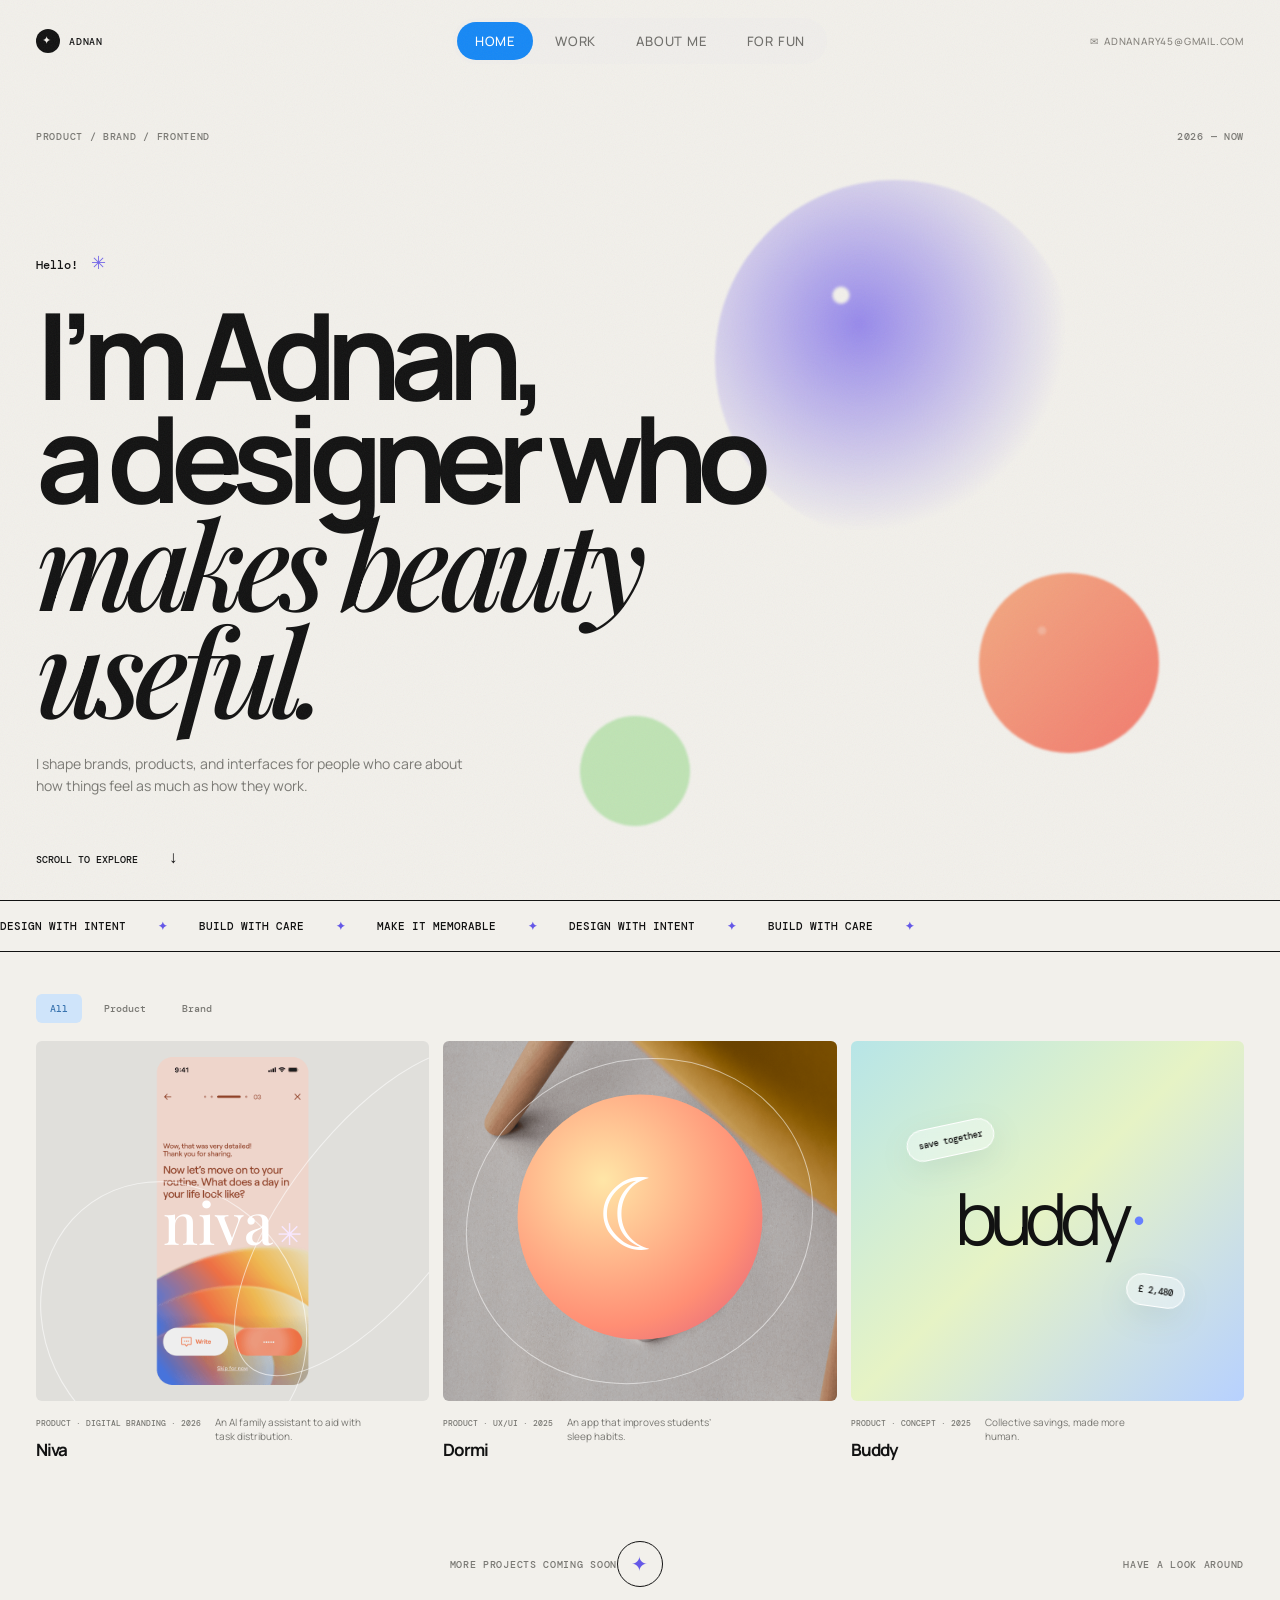
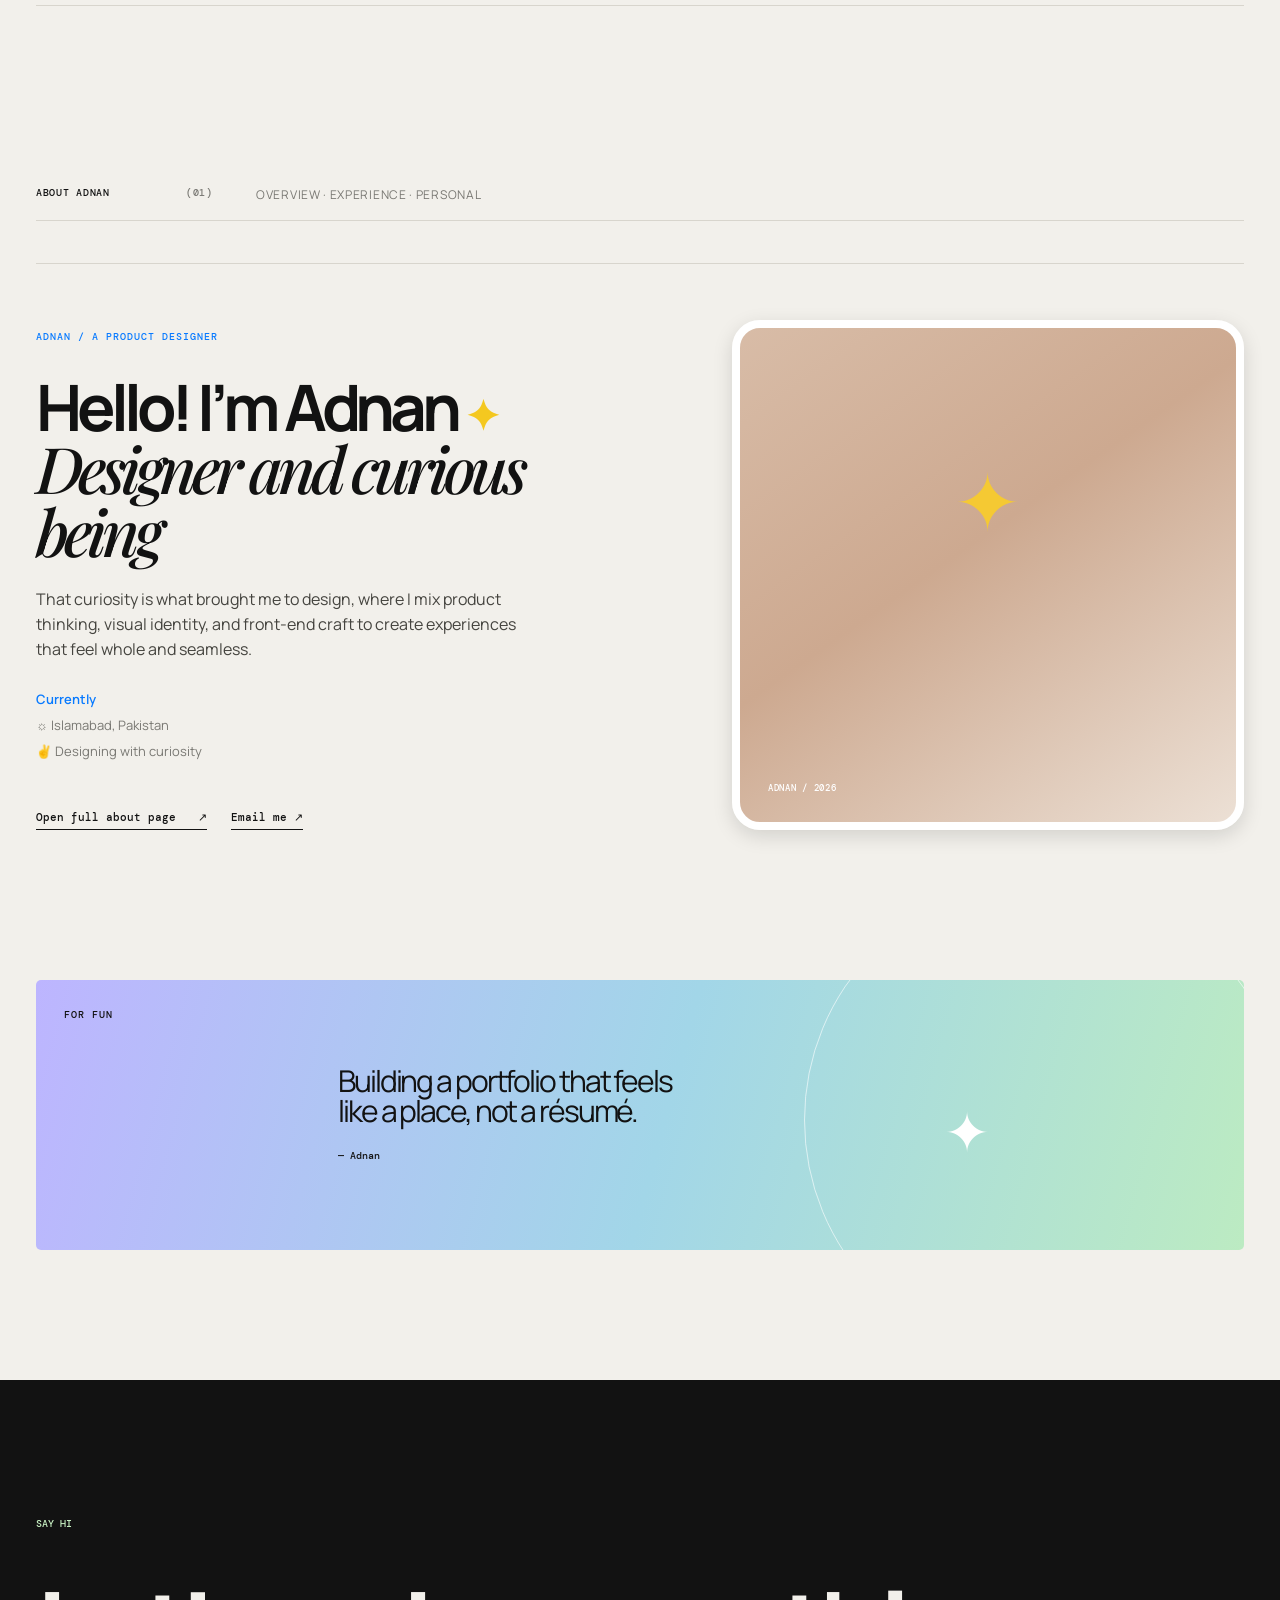
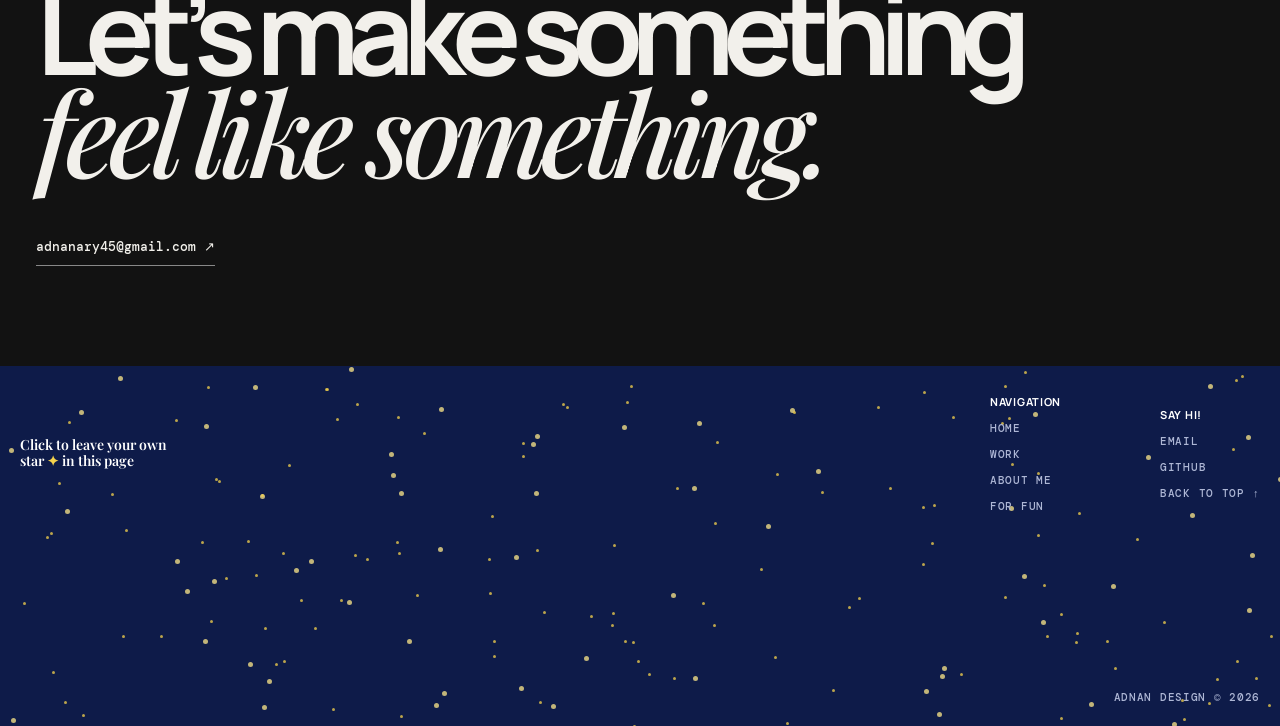
<file: index.html>
<!doctype html>
<html lang="en">
  <head>
    <meta charset="UTF-8" />
    <meta name="viewport" content="width=device-width, initial-scale=1.0" />
    <meta
      name="description"
      content="Adnan — product designer and creative developer making digital experiences with clarity, warmth, and motion."
    />
    <title>Adnan — Product designer & creative developer</title>
    <link rel="preconnect" href="https://fonts.googleapis.com" />
    <link rel="preconnect" href="https://fonts.gstatic.com" crossorigin />
    <link
      href="https://fonts.googleapis.com/css2?family=DM+Mono:wght@400;500&family=Manrope:wght@400;500;600;700;800&family=Playfair+Display:ital,wght@0,500;1,500;1,600&display=swap"
      rel="stylesheet"
    />
    <link rel="stylesheet" href="styles.css" />
    <link rel="stylesheet" href="grid-overrides.css" />
    <link rel="stylesheet" href="grid-tweak.css" />
    <link rel="stylesheet" href="header-tweak.css" />
    <link rel="stylesheet" href="header-final.css?v=2" />
    <link rel="stylesheet" href="image-overrides.css" />
    <link rel="stylesheet" href="footer-overrides.css" />
    <link rel="stylesheet" href="footer-final.css?v=2" />
  </head>
  <body>
    <div class="noise"></div>
    <div class="cursor-star" aria-hidden="true">✦</div>
    <header class="topbar">
      <a class="logo" href="#home"
        ><span class="logo-dot"></span><span>ADNAN</span></a
      >
      <nav class="header-nav" aria-label="Main navigation">
        <a class="active" href="#home">Home</a><a href="#work">Work</a
        ><a href="about/index.html">About me</a
        ><a href="fun/index.html">For fun</a>
      </nav>
      <a class="header-contact" href="mailto:adnanary@gmail.com"
        >✉&nbsp; adnanary@gmail.com</a
      ><button class="menu-button" aria-label="Open navigation">
        <span></span><span></span>
      </button>
    </header>
    <nav class="nav-panel" aria-label="Site navigation">
      <a href="#home">Home</a><a href="#work">Work</a
      ><a href="about/index.html">About me</a
      ><a href="fun/index.html">For fun</a
      ><a href="#contact">Say hi <span>↗</span></a>
    </nav>
    <main id="home">
      <section class="hero wrap">
        <div class="hero-meta">
          <span>PRODUCT / BRAND / FRONTEND</span><span>2026 — NOW</span>
        </div>
        <div class="hero-title">
          <p class="hello">Hello! <span>✳</span></p>
          <h1>
            I’m Adnan,<br />a designer who<br /><i>makes beauty useful.</i>
          </h1>
          <p class="hero-note">
            I shape brands, products, and interfaces for people who care about
            how things feel as much as how they work.
          </p>
        </div>
        <div class="hero-orb orb-one"></div>
        <div class="hero-orb orb-two"></div>
        <div class="hero-orb orb-three"></div>
        <a class="scroll-cue" href="#work">Scroll to explore <span>↓</span></a>
      </section>
      <div class="ticker">
        <div>
          DESIGN WITH INTENT <b>✦</b> BUILD WITH CARE <b>✦</b> MAKE IT MEMORABLE
          <b>✦</b> DESIGN WITH INTENT <b>✦</b> BUILD WITH CARE <b>✦</b>
        </div>
      </div>
      <section class="work wrap" id="work">
        <div class="work-filter">
          <button class="filter active" data-filter="all">All</button
          ><button class="filter" data-filter="product">Product</button
          ><button class="filter" data-filter="brand">Brand</button>
        </div>
        <div class="work-grid">
          <a
            class="work-card niva"
            data-kind="product"
            href="work/niva/index.html"
            ><div class="card-art">
              <div class="niva-orbit orbit-a"></div>
              <div class="niva-orbit orbit-b"></div>
              <div class="niva-core">niva<span>✳</span></div>
            </div>
            <div class="card-bottom">
              <div>
                <span class="mini-meta">PRODUCT · DIGITAL BRANDING · 2026</span>
                <h2>Niva</h2>
              </div>
              <p>An AI family assistant to aid with task distribution.</p>
            </div></a
          ><a
            class="work-card dormi"
            data-kind="product"
            href="work/dormi/index.html"
            ><div class="card-art">
              <div class="dormi-sun"></div>
              <div class="dormi-moon">☾</div>
              <div class="dormi-lines"></div>
            </div>
            <div class="card-bottom">
              <div>
                <span class="mini-meta">PRODUCT · UX/UI · 2025</span>
                <h2>Dormi</h2>
              </div>
              <p>An app that improves students’ sleep habits.</p>
            </div></a
          ><a
            class="work-card buddy"
            data-kind="product"
            href="work/buddy/index.html"
            ><div class="card-art">
              <div class="buddy-bubble bubble-one">save together</div>
              <div class="buddy-bubble bubble-two">£ 2,480</div>
              <div class="buddy-word">buddy<span>·</span></div>
            </div>
            <div class="card-bottom">
              <div>
                <span class="mini-meta">PRODUCT · CONCEPT · 2025</span>
                <h2>Buddy</h2>
              </div>
              <p>Collective savings, made more human.</p>
            </div></a
          >
        </div>
        <div class="work-footer">
          <span>MORE PROJECTS COMING SOON</span
          ><span class="star-button">✦</span><span>HAVE A LOOK AROUND</span>
        </div>
      </section>
      <section class="about wrap" id="about">
        <div class="section-top">
          <span class="label">ABOUT ADNAN</span
          ><span class="section-count">(01)</span>
          <p>Overview · Experience · Personal</p>
        </div>
        <div class="about-home-card">
          <div class="about-home-copy">
            <p class="about-home-kicker">ADNAN / A PRODUCT DESIGNER</p>
            <h2>
              Hello! I’m Adnan <span>✦</span><br /><i
                >Designer and curious being</i
              >
            </h2>
            <p>
              That curiosity is what brought me to design, where I mix product
              thinking, visual identity, and front-end craft to create
              experiences that feel whole and seamless.
            </p>
            <div class="about-home-current">
              <b>Currently</b><span>☼ Islamabad, Pakistan</span
              ><span>✌ Designing with curiosity</span>
            </div>
            <div class="about-links">
              <a href="about/index.html">Open full about page <span>↗</span></a
              ><a href="mailto:adnanary@gmail.com">Email me <span>↗</span></a>
            </div>
          </div>
          <div class="about-home-visual">
            <div>✦</div>
            <span>ADNAN / 2026</span>
          </div>
        </div>
      </section>
      <section class="now wrap" id="fun">
        <div class="now-card">
          <div class="now-label">FOR FUN</div>
          <div class="now-copy">
            <p>Building a portfolio that feels like a place, not a résumé.</p>
            <span>— Adnan</span>
          </div>
          <div class="now-ring"></div>
          <div class="now-star">✦</div>
        </div>
      </section>
      <section class="contact" id="contact">
        <div class="contact-inner wrap">
          <span class="label">SAY HI</span>
          <h2>Let’s make something<br /><i>feel like something.</i></h2>
          <a class="contact-link" href="mailto:adnanary@gmail.com"
            >adnanary@gmail.com <span>↗</span></a
          >
        </div>
      </section>
    </main>
    <footer class="footer footer-starfield">
      <div class="footer-stars" aria-hidden="true"></div>
      <button class="leave-star" type="button">
        Click to leave your own<br />star <b>✦</b> in this page
      </button>
      <nav class="footer-nav">
        <strong>Navigation</strong><a href="#home">Home</a
        ><a href="#work">Work</a><a href="about/index.html">About me</a
        ><a href="fun/index.html">For fun</a>
      </nav>
      <div class="footer-sayhi">
        <strong>Say hi!</strong><a href="mailto:adnanary@gmail.com">Email</a
        ><a
          href="https://github.com/AdnanDesign"
          target="_blank"
          rel="noreferrer"
          >GitHub</a
        ><a href="#home">Back to top ↑</a>
      </div>
      <span class="footer-copy">ADNAN DESIGN © 2026</span>
    </footer>
    <script src="script.js"></script>
  </body>
</html>
</file>
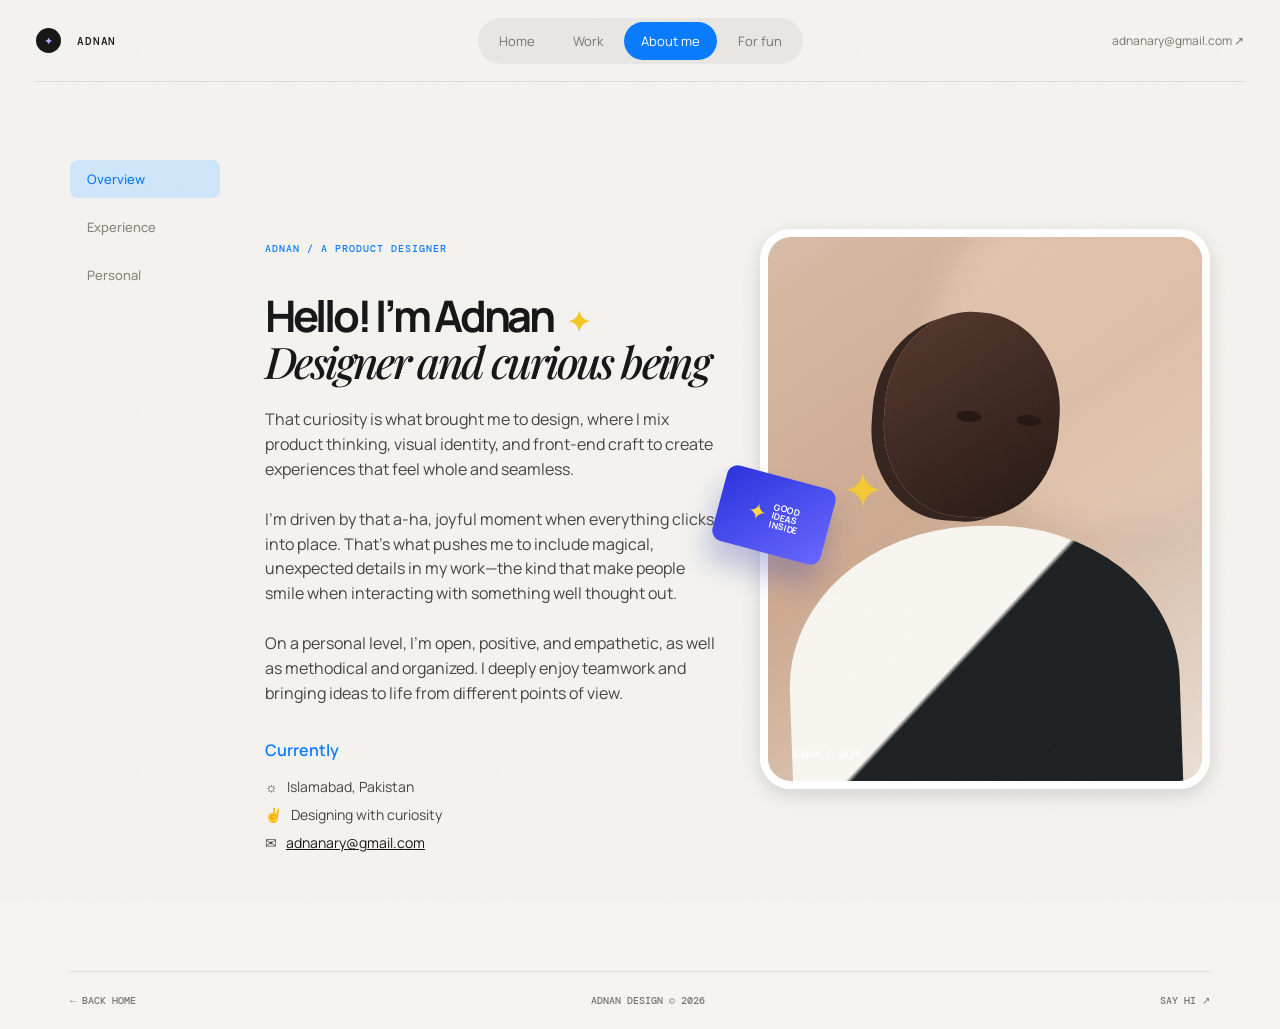
<file: about/index.html>
<!doctype html>
<html lang="en">
  <head>
    <meta charset="UTF-8" />
    <meta name="viewport" content="width=device-width,initial-scale=1" />
    <title>About Adnan — Product designer</title>
    <link rel="preconnect" href="https://fonts.googleapis.com" />
    <link
      href="https://fonts.googleapis.com/css2?family=DM+Mono:wght@400;500&family=Manrope:wght@400;600;700;800&family=Playfair+Display:ital,wght@0,500;1,500&display=swap"
      rel="stylesheet"
    />
    <link rel="stylesheet" href="about.css" />
    <link rel="stylesheet" href="experience.css" />
    <link rel="stylesheet" href="book-hover.css" />
    <link rel="stylesheet" href="book-local.css" />
  </head>
  <body>
    <div class="about-noise"></div>
    <header class="about-header">
      <a class="about-brand" href="../index.html"><span>✦</span> ADNAN</a>
      <nav>
        <a href="../index.html">Home</a><a href="../index.html#work">Work</a
        ><a class="active" href="index.html">About me</a
        ><a href="../fun/index.html">For fun</a>
      </nav>
      <a class="about-mail" href="mailto:adnanary@gmail.com"
        >adnanary@gmail.com ↗</a
      >
    </header>
    <main class="about-layout">
      <aside class="about-tabs">
        <button class="active" data-tab="overview">Overview</button>
        <button data-tab="experience">Experience</button>
        <button data-tab="personal">Personal</button>
      </aside>
      <section class="about-copy">
        <p class="eyebrow">ADNAN / A PRODUCT DESIGNER</p>
        <h1>
          Hello! I’m Adnan <span>✦</span><br /><em
            >Designer and curious being</em
          >
        </h1>
        <div class="copy-blocks">
          <p>
            That curiosity is what brought me to design, where I mix product
            thinking, visual identity, and front-end craft to create experiences
            that feel whole and seamless.
          </p>
          <p>
            I’m driven by that a-ha, joyful moment when everything clicks into
            place. That’s what pushes me to include magical, unexpected details
            in my work—the kind that make people smile when interacting with
            something well thought out.
          </p>
          <p>
            On a personal level, I’m open, positive, and empathetic, as well as
            methodical and organized. I deeply enjoy teamwork and bringing ideas
            to life from different points of view.
          </p>
        </div>
        <div class="currently">
          <h2>Currently</h2>
          <p>☼ &nbsp; Islamabad, Pakistan</p>
          <p>✌ &nbsp; Designing with curiosity</p>
          <p>
            ✉ &nbsp; <a href="mailto:adnanary@gmail.com">adnanary@gmail.com</a>
          </p>
        </div>
      </section>
      <section class="about-visual">
        <div class="portrait">
          <div class="portrait-glow"></div>
          <div class="portrait-head"></div>
          <div class="portrait-body"></div>
          <div class="portrait-spark">✦</div>
          <div class="portrait-caption">ADNAN / 2026</div>
        </div>
        <div class="floating-card">
          ✦<span>GOOD<br />IDEAS<br />INSIDE</span>
        </div>
      </section>
    </main>
    <footer class="about-footer">
      <a href="../index.html">← Back home</a><span>ADNAN DESIGN © 2026</span
      ><a href="mailto:adnanary@gmail.com">Say hi ↗</a>
    </footer>
    <script src="about.js"></script>
  </body>
</html>
</file>
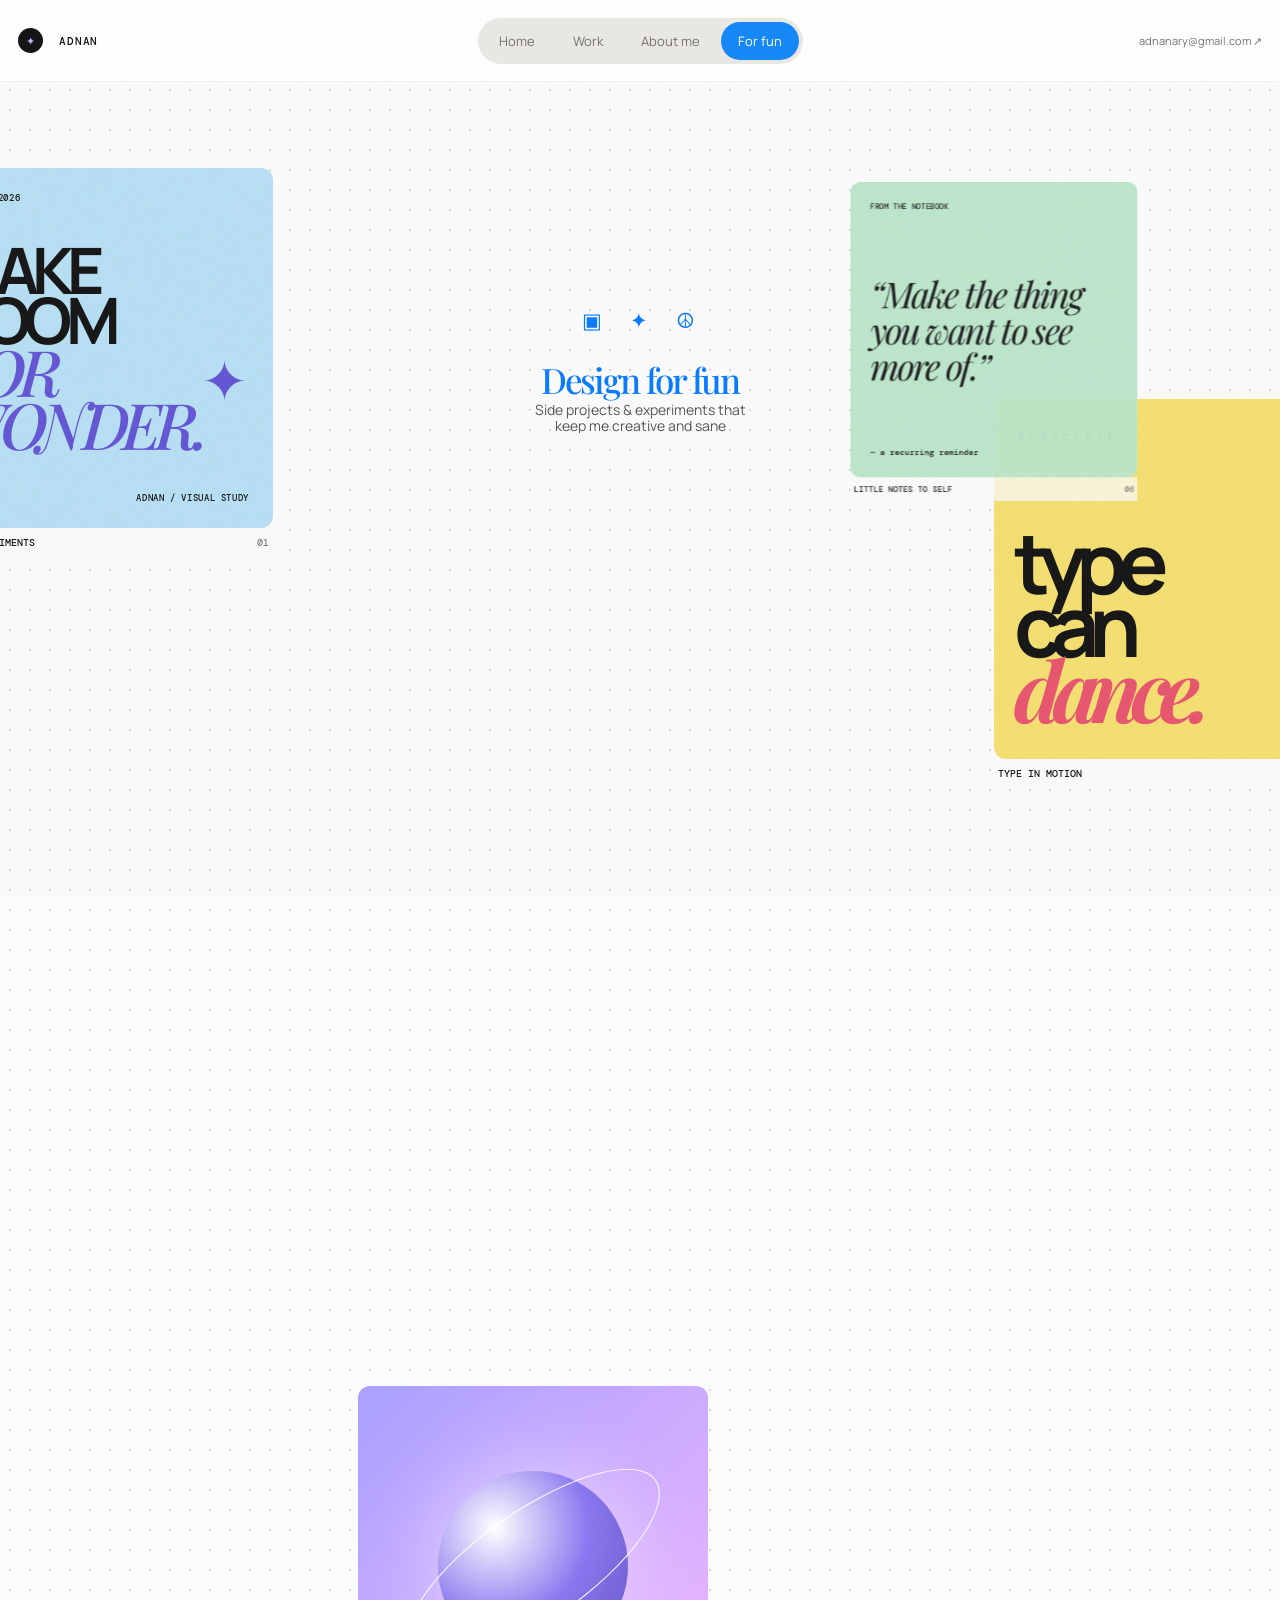
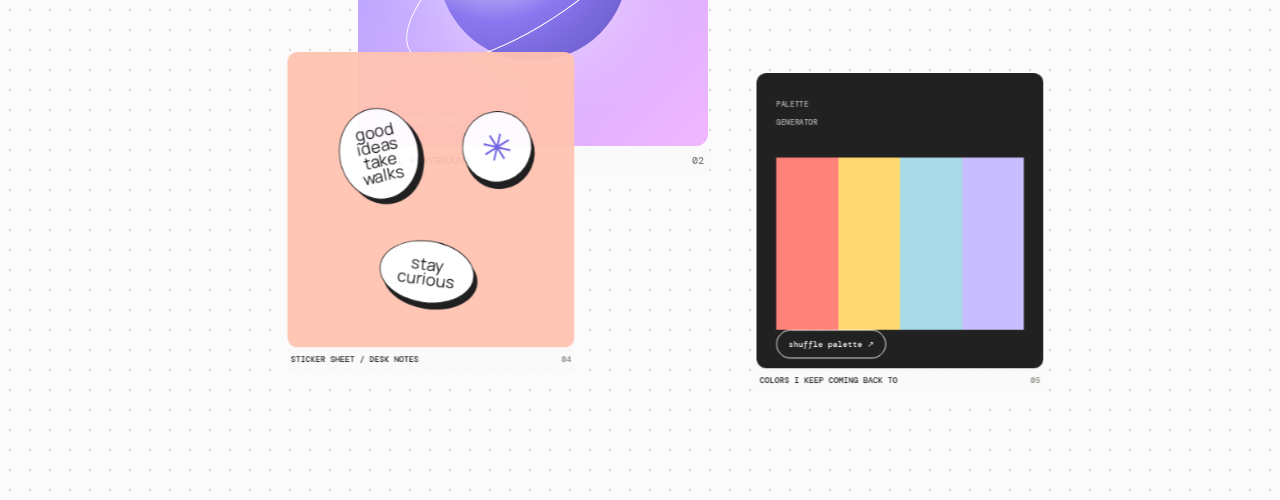
<file: fun/index.html>
<!doctype html>
<html lang="en">
  <head>
    <meta charset="UTF-8" />
    <meta name="viewport" content="width=device-width,initial-scale=1" />
    <title>For fun — Adnan</title>
    <link rel="preconnect" href="https://fonts.googleapis.com" />
    <link
      href="https://fonts.googleapis.com/css2?family=DM+Mono:wght@400;500&family=Manrope:wght@400;600;700;800&family=Playfair+Display:ital,wght@0,500;1,500&display=swap"
      rel="stylesheet"
    />
    <link rel="stylesheet" href="fun.css" />
  </head>
  <body>
    <div class="fun-noise"></div>
    <header class="fun-header">
      <a class="fun-brand" href="../index.html"><span>✦</span> ADNAN</a>
      <nav>
        <a href="../index.html">Home</a><a href="../index.html#work">Work</a
        ><a href="../index.html#about">About me</a
        ><a class="active" href="index.html">For fun</a>
      </nav>
      <a class="fun-mail" href="mailto:adnanary@gmail.com"
        >adnanary@gmail.com ↗</a
      >
    </header>
    <main>
      <section class="fun-intro">
        <div class="fun-icons">▣ &nbsp; ✦ &nbsp; ☮</div>
        <p class="eyebrow">A SMALL CORNER OF THE INTERNET</p>
        <h1>Design for fun</h1>
        <p class="intro-copy">
          Side projects &amp; experiments that<br />keep me creative and sane
        </p>
        <div class="intro-orbit"></div>
      </section>
      <section class="fun-grid">
        <article class="fun-card poster">
          <div class="poster-art">
            <span class="poster-small">NO. 01 / 2026</span
            ><strong
              >MAKE<br />ROOM<br /><i>FOR<br />WONDER.</i></strong
            ><span class="poster-star">✦</span
            ><span class="poster-foot">ADNAN / VISUAL STUDY</span>
          </div>
          <div class="card-caption">
            <span>Poster experiments</span><b>01</b>
          </div>
        </article>
        <article class="fun-card orb-card">
          <div class="orb-art">
            <div class="orb-glow"></div>
            <div class="orb-ring"></div>
            <span>move your cursor</span>
          </div>
          <div class="card-caption">
            <span>Orbital playground</span><b>02</b>
          </div>
        </article>
        <article class="fun-card type-card">
          <div class="type-art">
            <span class="type-top">A / B / C / D / E</span
            ><strong>type<br />can<br /><i>dance.</i></strong
            ><span class="type-side">A STUDY IN RHYTHM</span>
          </div>
          <div class="card-caption"><span>Type in motion</span><b>03</b></div>
        </article>
        <article class="fun-card sticker-card">
          <div class="sticker-art">
            <div class="sticker s1">good<br />ideas<br />take<br />walks</div>
            <div class="sticker s2">✳</div>
            <div class="sticker s3">stay<br />curious</div>
          </div>
          <div class="card-caption">
            <span>Sticker sheet / desk notes</span><b>04</b>
          </div>
        </article>
        <article class="fun-card palette-card">
          <div class="palette-art">
            <span class="palette-label">PALETTE<br />GENERATOR</span>
            <div class="swatches"><i></i><i></i><i></i><i></i></div>
            <button id="shuffle">shuffle palette ↗</button>
          </div>
          <div class="card-caption">
            <span>Colors I keep coming back to</span><b>05</b>
          </div>
        </article>
        <article class="fun-card note-card">
          <div class="note-art">
            <span>FROM THE NOTEBOOK</span>
            <p>“Make the thing<br />you want to see<br />more of.”</p>
            <small>— a recurring reminder</small>
          </div>
          <div class="card-caption">
            <span>Little notes to self</span><b>06</b>
          </div>
        </article>
      </section>
    </main>
    <footer class="fun-footer">
      <a href="../index.html">← Back home</a><span>ADNAN DESIGN © 2026</span
      ><a href="mailto:adnanary@gmail.com">Say hi ↗</a>
    </footer>
    <script src="fun.js"></script>
  </body>
</html>
</file>
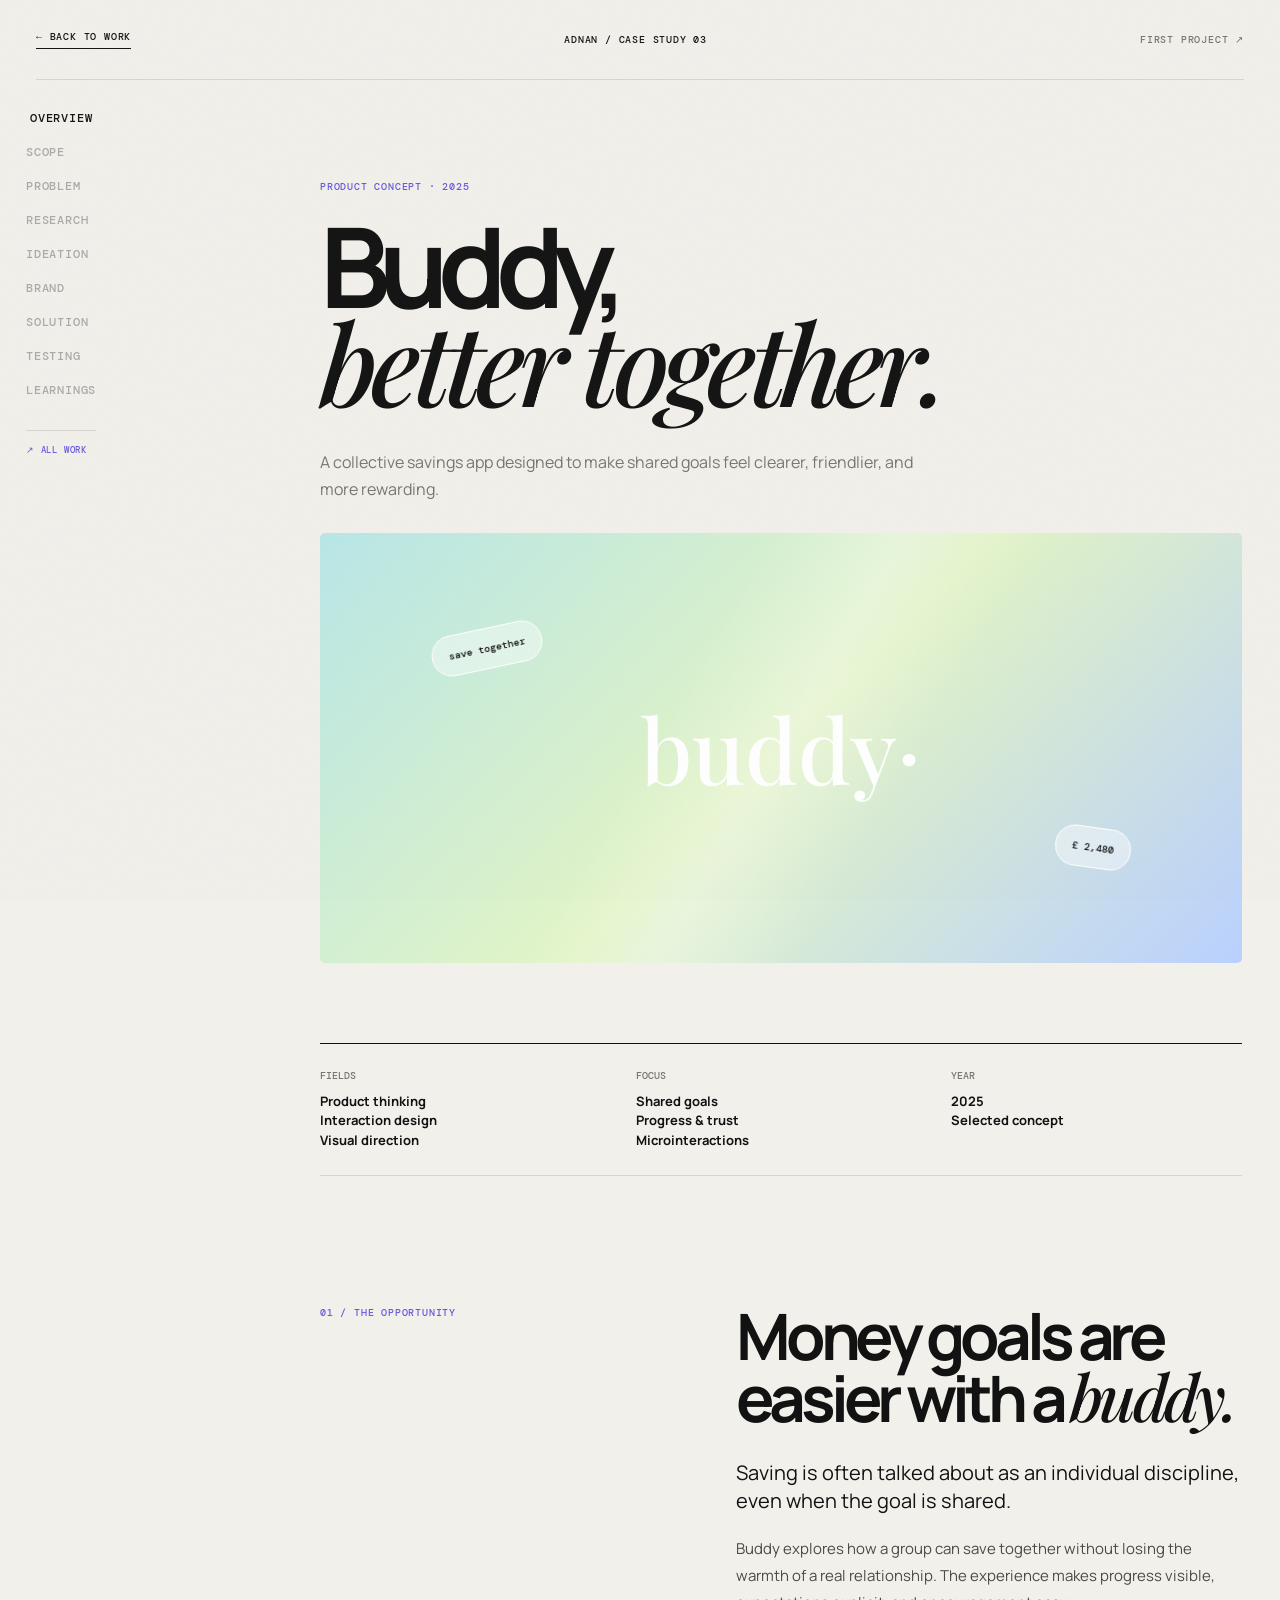
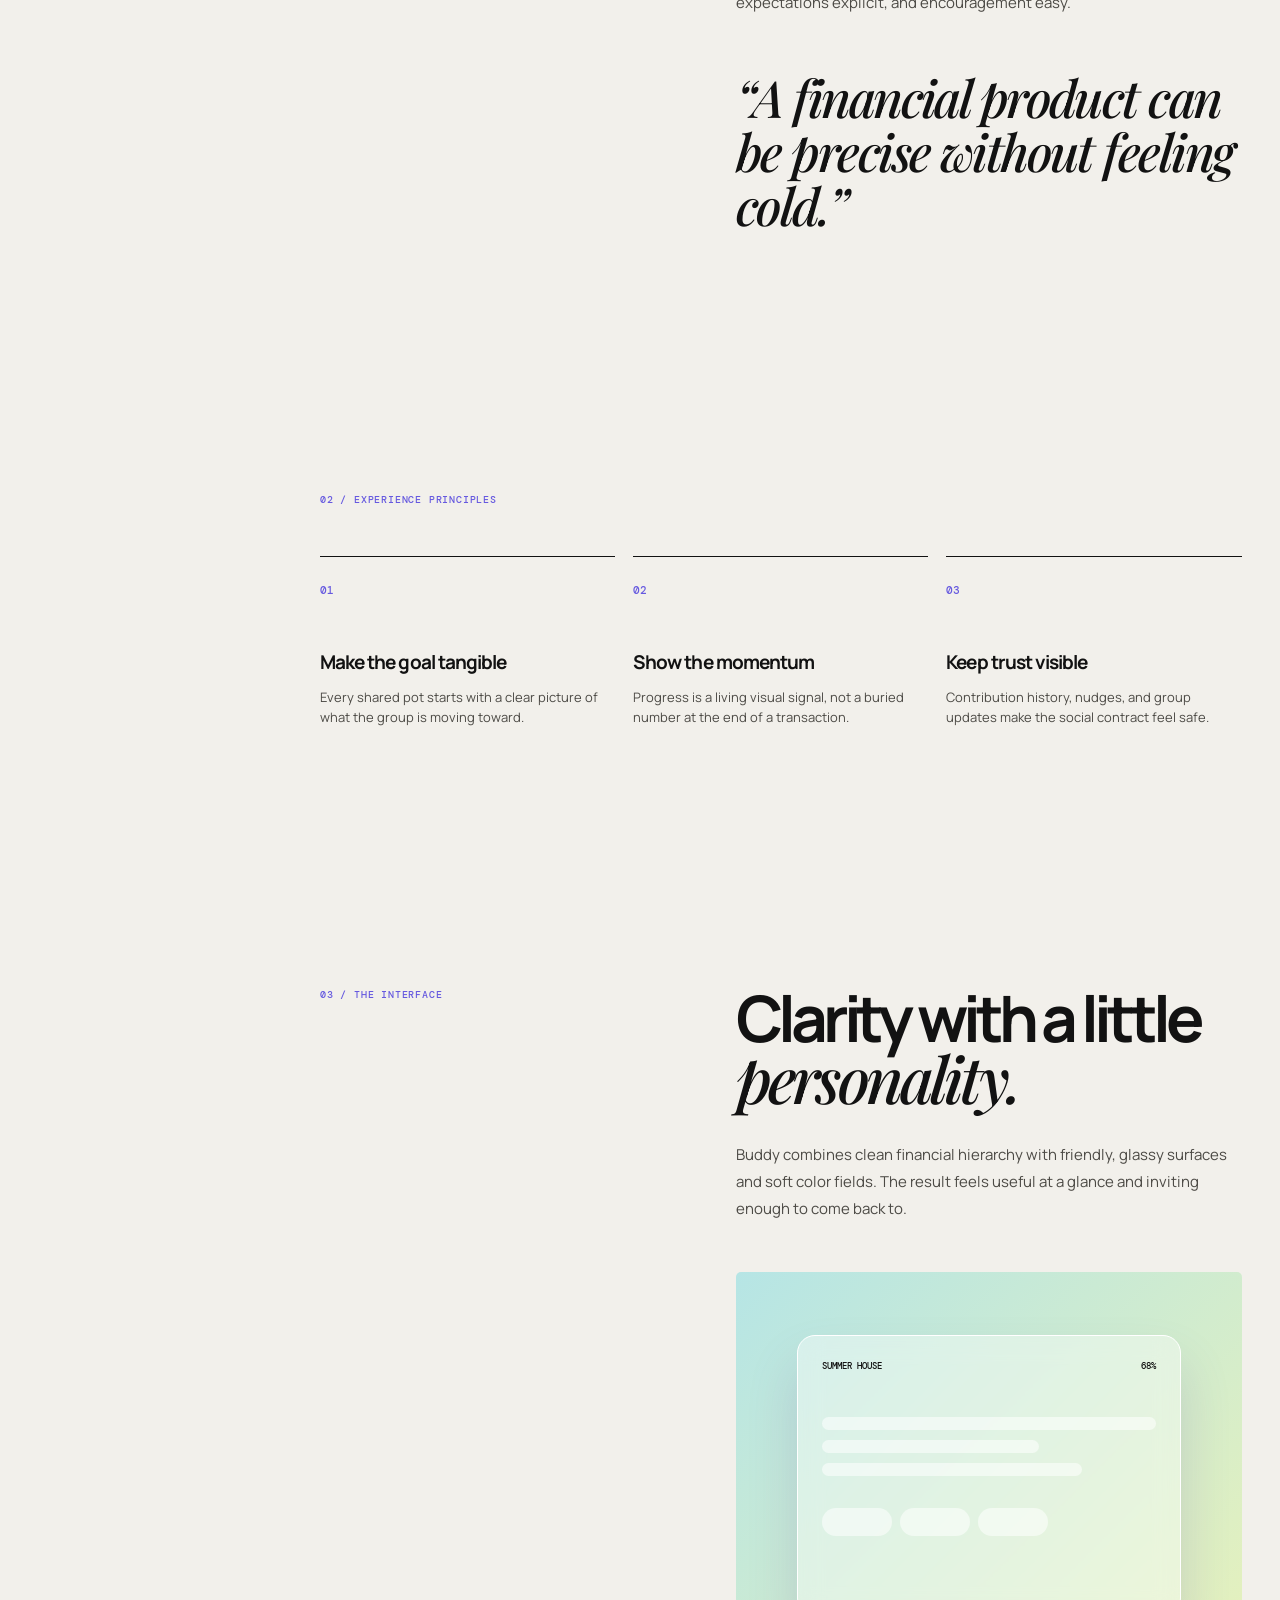
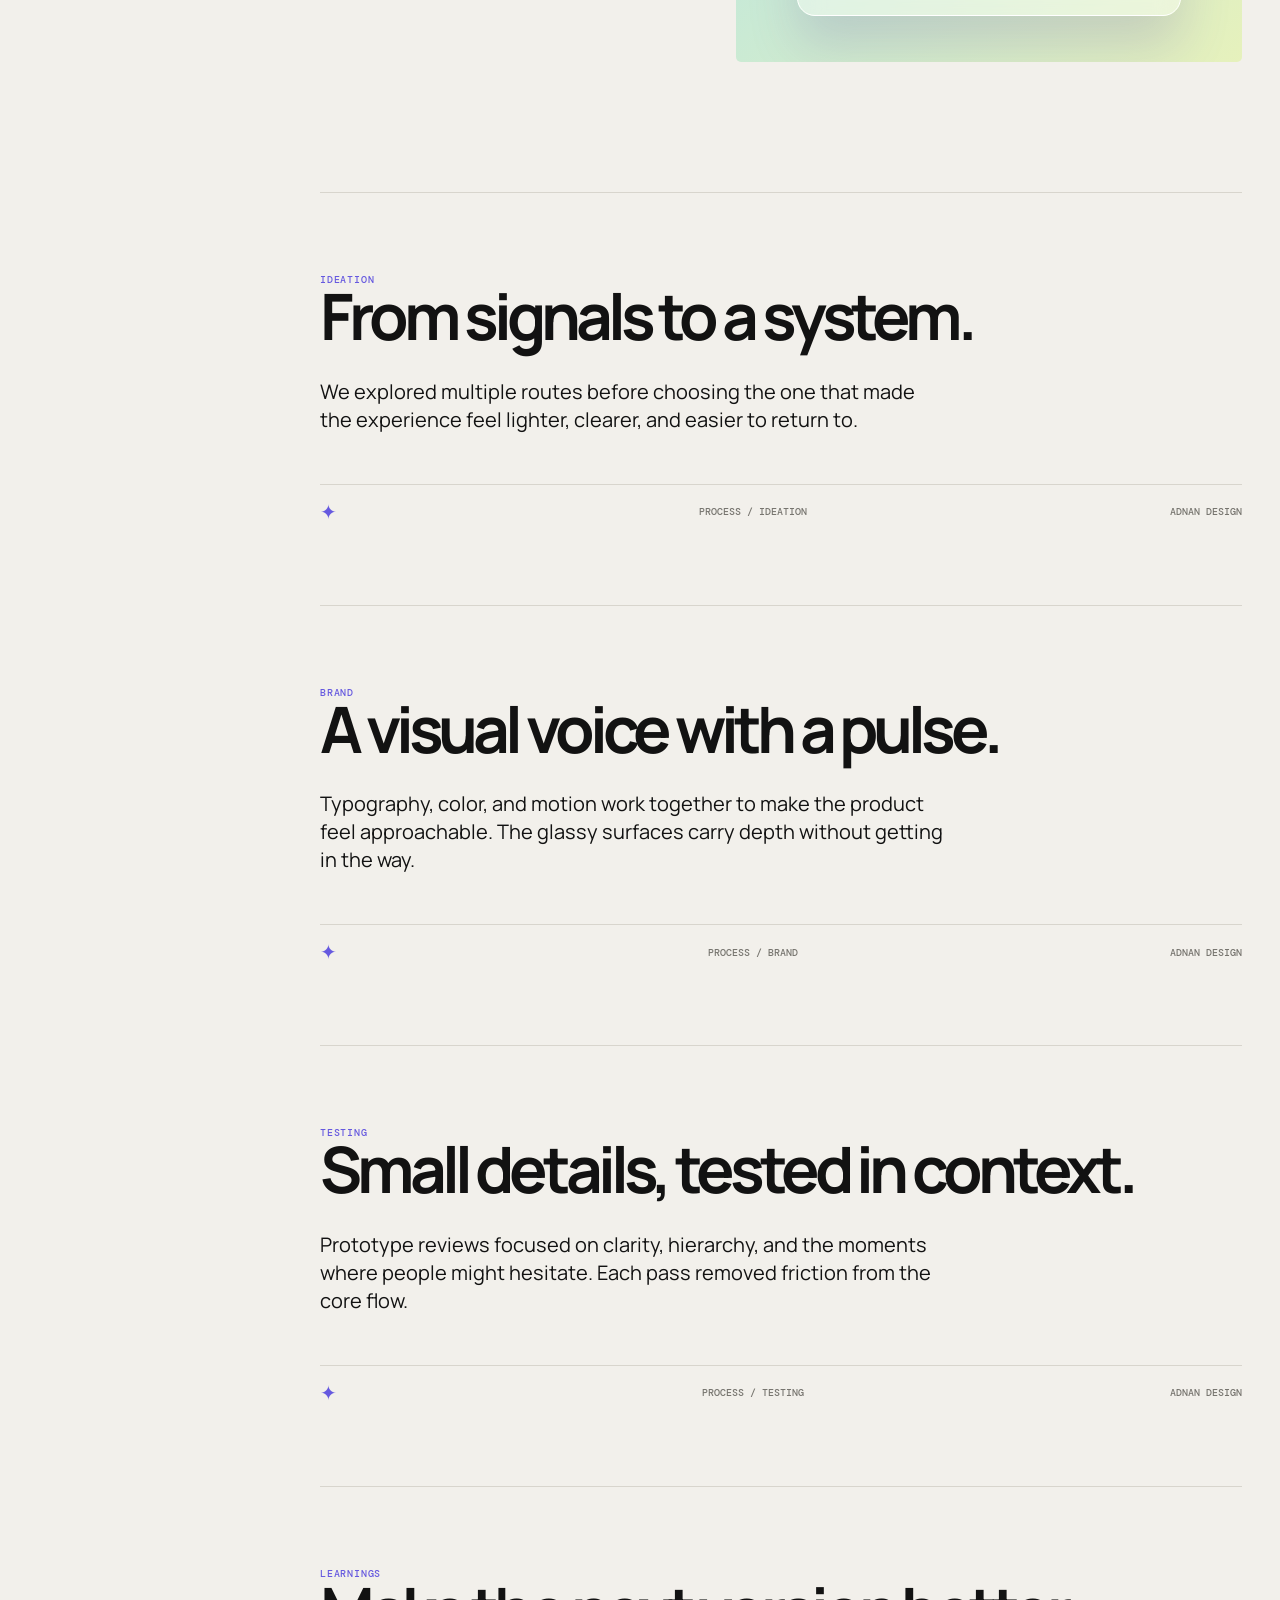
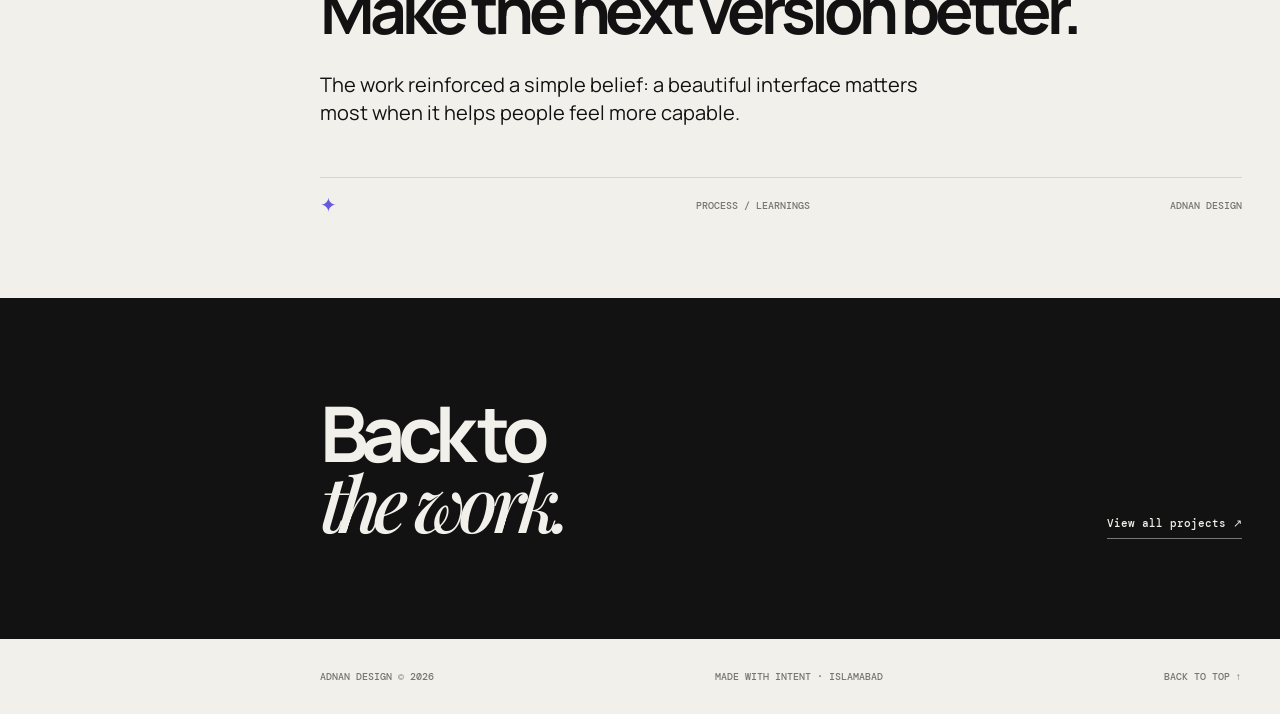
<file: work/buddy/index.html>
<!doctype html>
<html lang="en">
  <head>
    <meta charset="UTF-8" />
    <meta name="viewport" content="width=device-width,initial-scale=1" />
    <title>Buddy — Adnan</title>
    <link rel="preconnect" href="https://fonts.googleapis.com" />
    <link
      href="https://fonts.googleapis.com/css2?family=DM+Mono:wght@400;500&family=Manrope:wght@400;600;700;800&family=Playfair+Display:ital,wght@0,500;1,500&display=swap"
      rel="stylesheet"
    />
    <link rel="stylesheet" href="../case.css" />
    <link rel="stylesheet" href="../../image-overrides.css" />
  </head>
  <body>
    <div class="case-noise"></div>
    <header class="case-nav case-wrap">
      <a class="back" href="../../index.html#work">← Back to work</a
      ><span>ADNAN / CASE STUDY 03</span>
      <div class="right"><a href="../niva/index.html">First project ↗</a></div>
    </header>
    <main>
      <section class="case-hero case-wrap">
        <div>
          <div class="case-kicker">Product concept · 2025</div>
          <h1>Buddy,<br /><em>better together.</em></h1>
          <p class="case-description">
            A collective savings app designed to make shared goals feel clearer,
            friendlier, and more rewarding.
          </p>
        </div>
        <div class="hero-art buddy-art">
          <div class="art-bubbles">
            <span>save together</span><span>£ 2,480</span>
          </div>
          <div class="art-word">buddy·</div>
        </div>
      </section>
      <section class="case-info case-wrap">
        <div>
          <span>Fields</span
          ><strong
            >Product thinking<br />Interaction design<br />Visual
            direction</strong
          >
        </div>
        <div>
          <span>Focus</span
          ><strong
            >Shared goals<br />Progress & trust<br />Microinteractions</strong
          >
        </div>
        <div>
          <span>Year</span><strong>2025<br />Selected concept</strong>
        </div>
      </section>
      <section class="case-section case-wrap split">
        <div class="case-label">01 / The opportunity</div>
        <div>
          <h2>Money goals are easier with a <em>buddy.</em></h2>
          <p class="lead">
            Saving is often talked about as an individual discipline, even when
            the goal is shared.
          </p>
          <p>
            Buddy explores how a group can save together without losing the
            warmth of a real relationship. The experience makes progress
            visible, expectations explicit, and encouragement easy.
          </p>
          <div class="quote">
            “A financial product can be precise without feeling cold.”
          </div>
        </div>
      </section>
      <section class="case-section case-wrap">
        <div class="case-label">02 / Experience principles</div>
        <div class="insight-grid">
          <div class="insight">
            <b>01</b>
            <h3>Make the goal tangible</h3>
            <p>
              Every shared pot starts with a clear picture of what the group is
              moving toward.
            </p>
          </div>
          <div class="insight">
            <b>02</b>
            <h3>Show the momentum</h3>
            <p>
              Progress is a living visual signal, not a buried number at the end
              of a transaction.
            </p>
          </div>
          <div class="insight">
            <b>03</b>
            <h3>Keep trust visible</h3>
            <p>
              Contribution history, nudges, and group updates make the social
              contract feel safe.
            </p>
          </div>
        </div>
      </section>
      <section class="case-section case-wrap split">
        <div class="case-label">03 / The interface</div>
        <div>
          <h2>Clarity with a little <em>personality.</em></h2>
          <p>
            Buddy combines clean financial hierarchy with friendly, glassy
            surfaces and soft color fields. The result feels useful at a glance
            and inviting enough to come back to.
          </p>
          <div class="visual-panel buddy-panel">
            <div class="panel-ui">
              <div class="ui-top">
                <span>SUMMER HOUSE</span><span>68%</span>
              </div>
              <div class="ui-lines"><i></i><i></i><i></i></div>
              <div class="ui-pills"><i></i><i></i><i></i></div>
            </div>
          </div>
        </div>
      </section>
    </main>
    <footer class="case-footer">
      <div class="case-wrap">
        <h2>Back to<br /><em>the work.</em></h2>
        <a class="next-link" href="../../index.html#work"
          >View all projects ↗</a
        >
      </div>
    </footer>
    <div class="case-bottom case-wrap">
      <a href="../../index.html">Adnan Design © 2026</a
      ><span>Made with intent · Islamabad</span><a href="#">Back to top ↑</a>
    </div>
</body>
<script src="../case.js"></script>
</html>
</file>
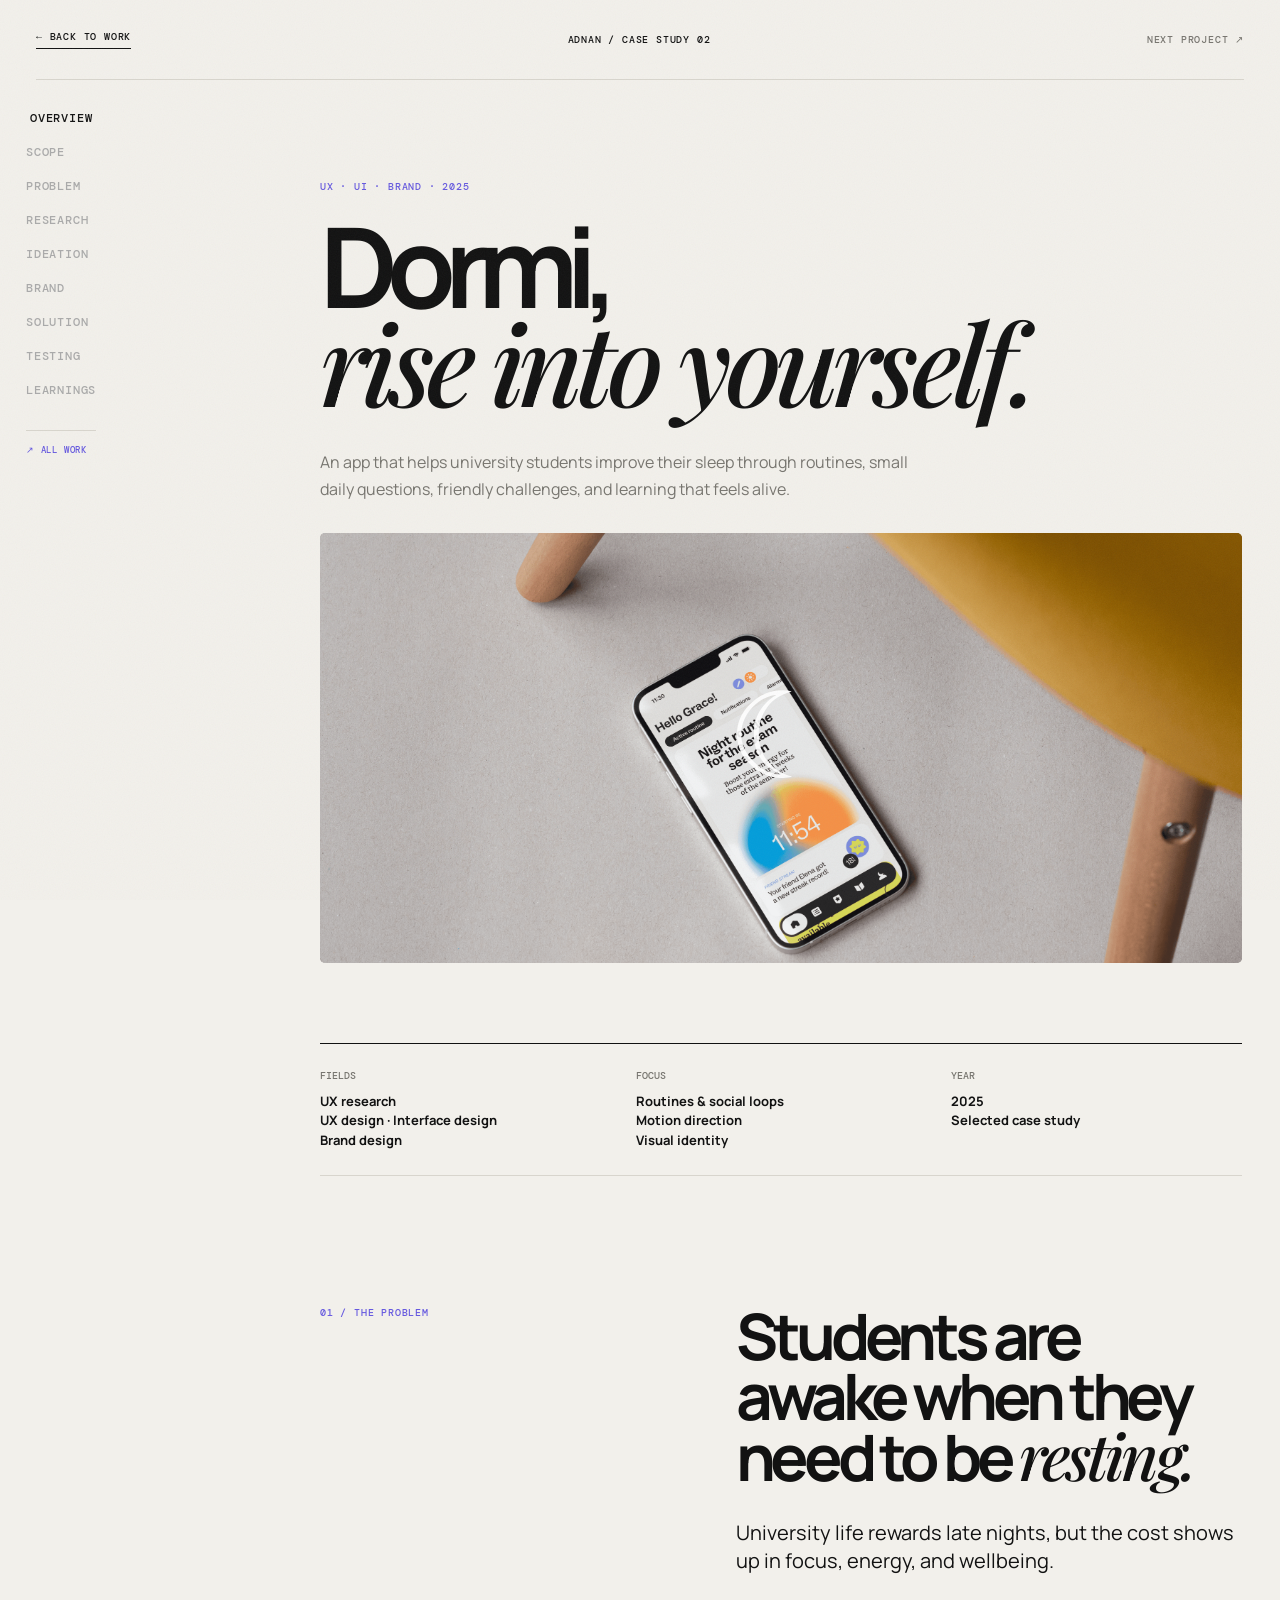
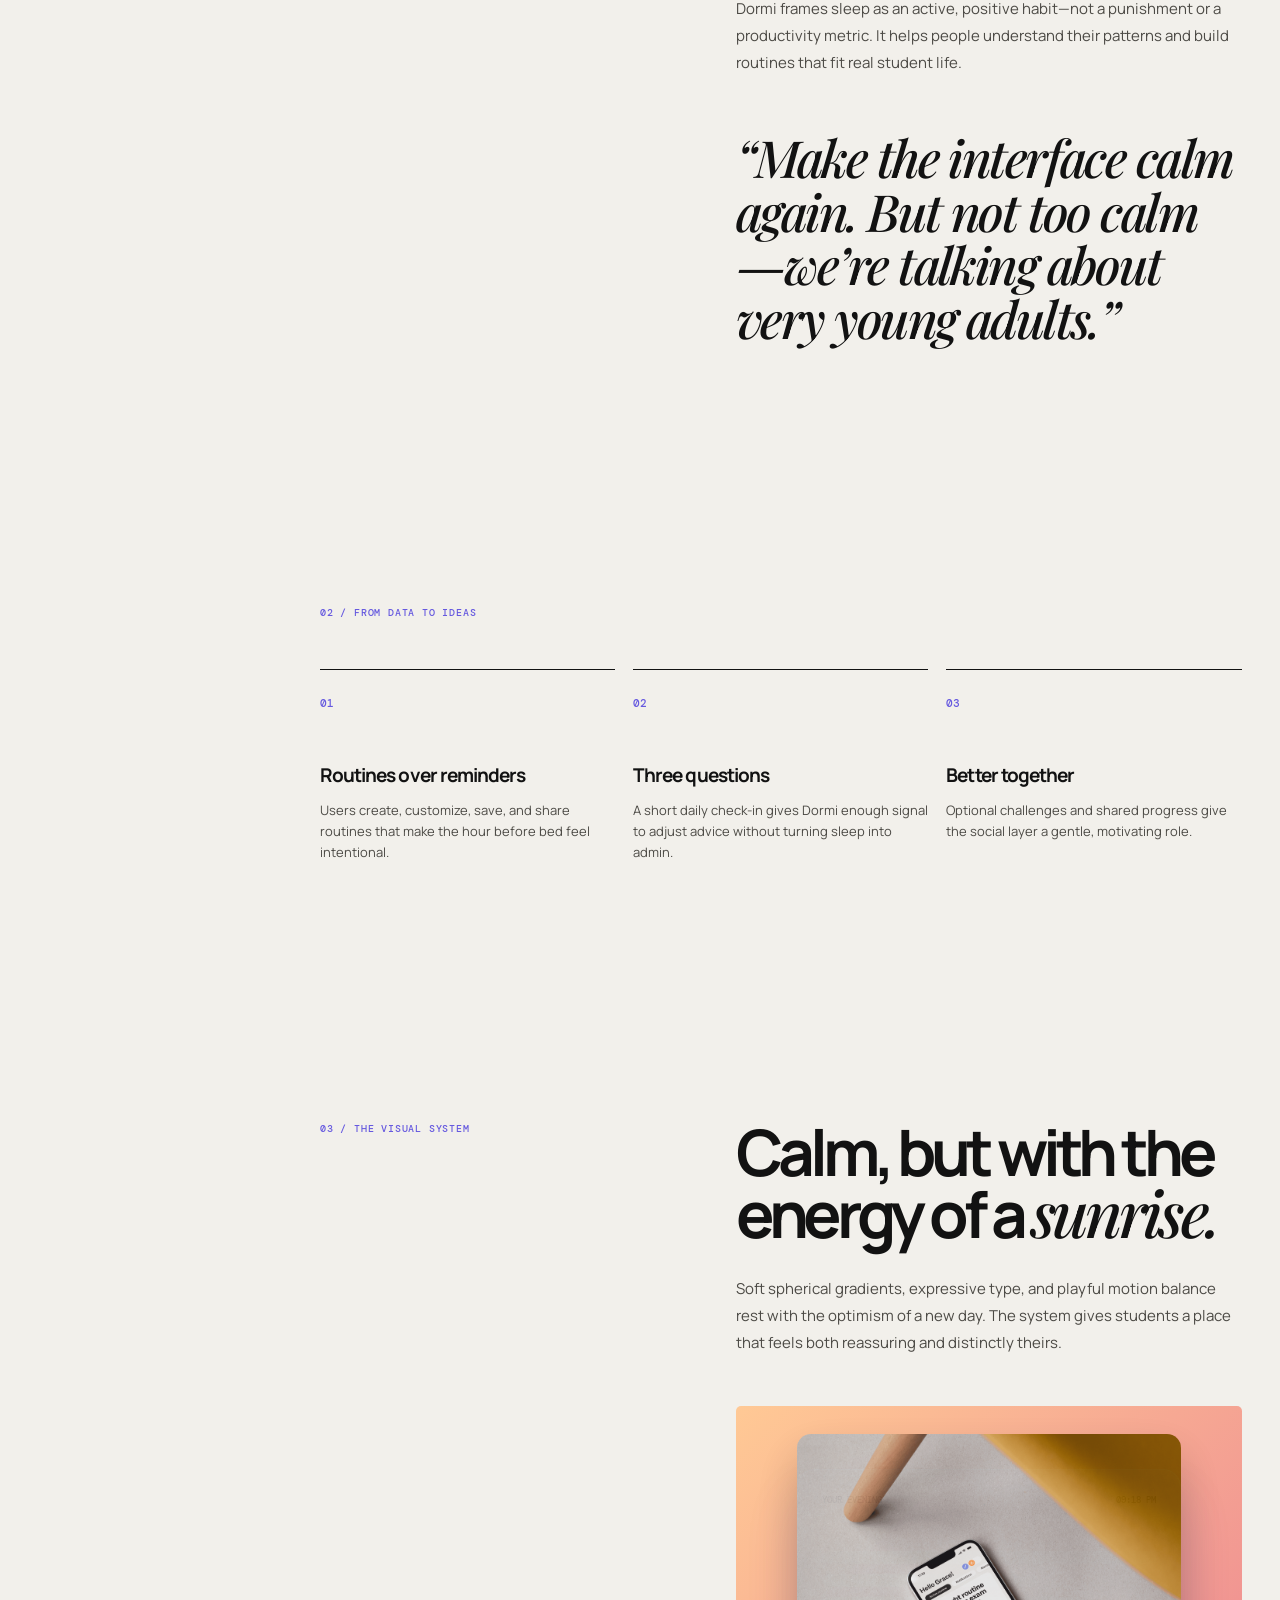
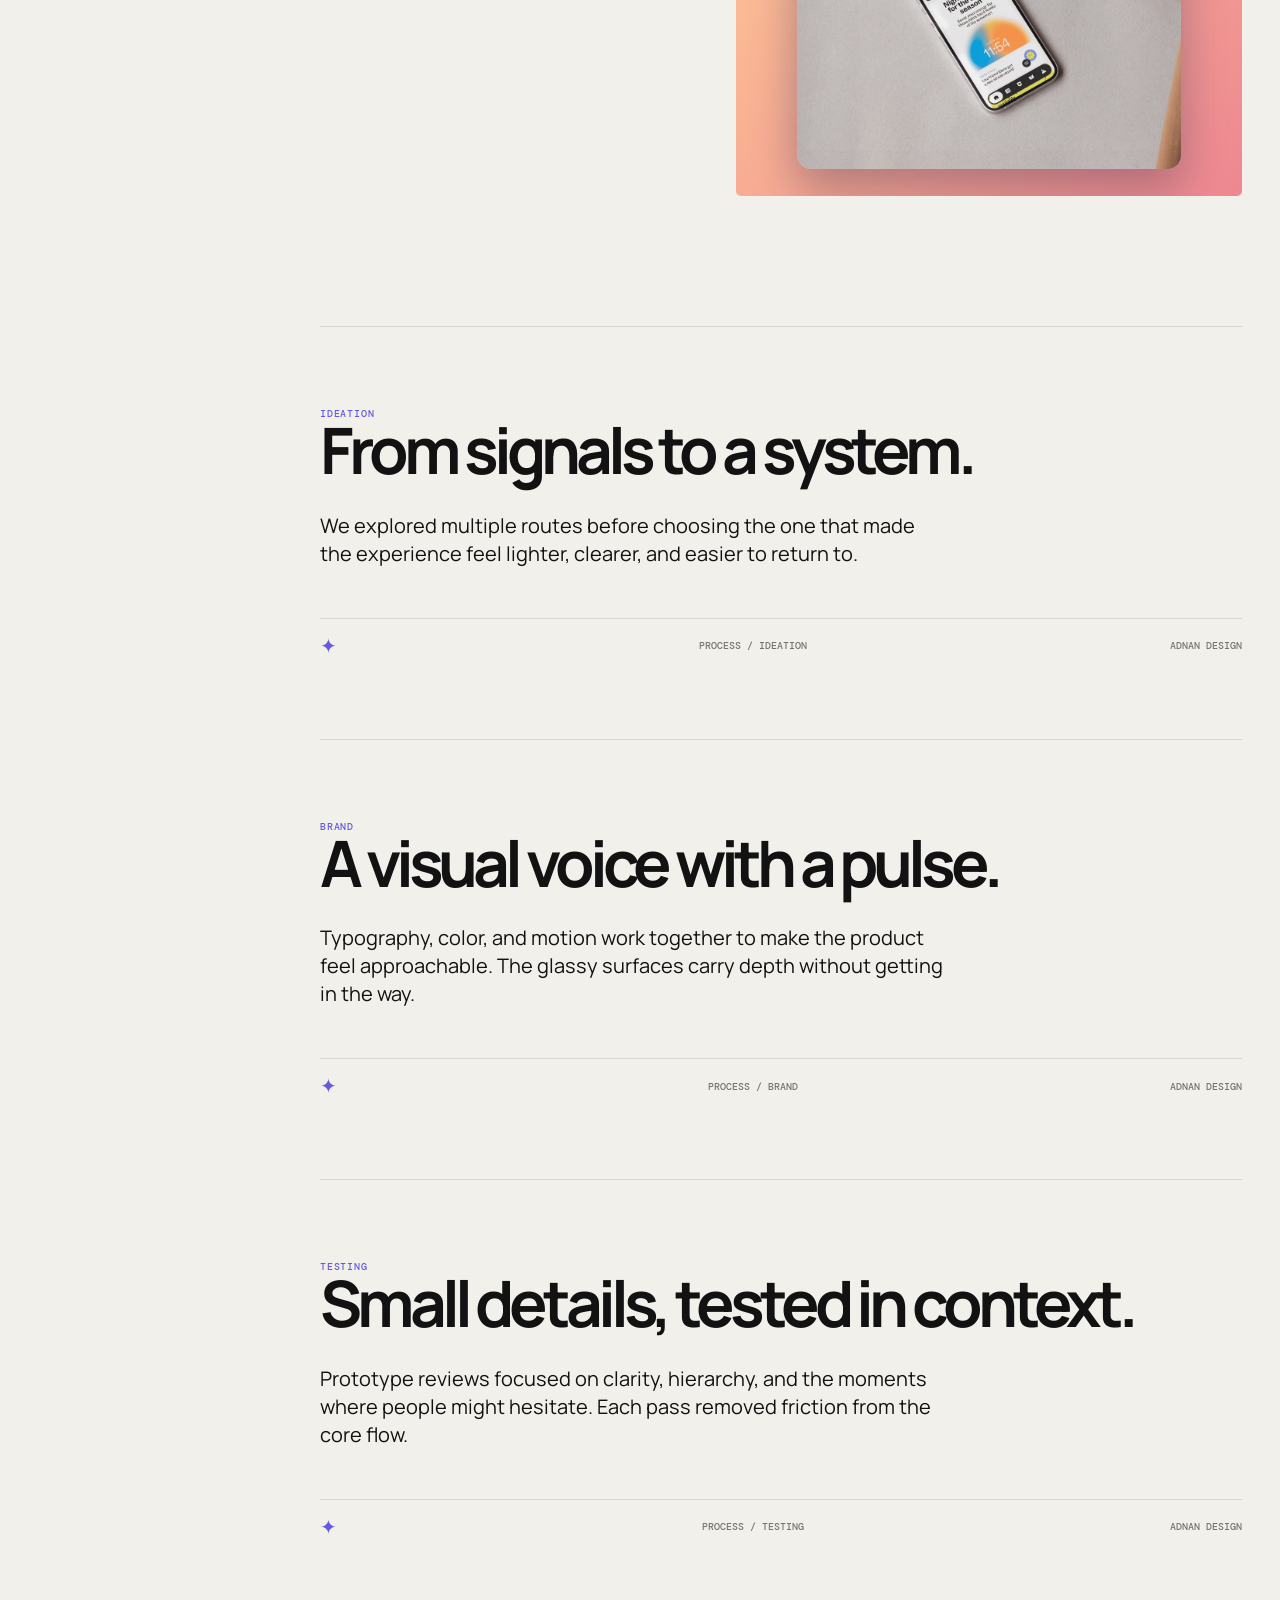
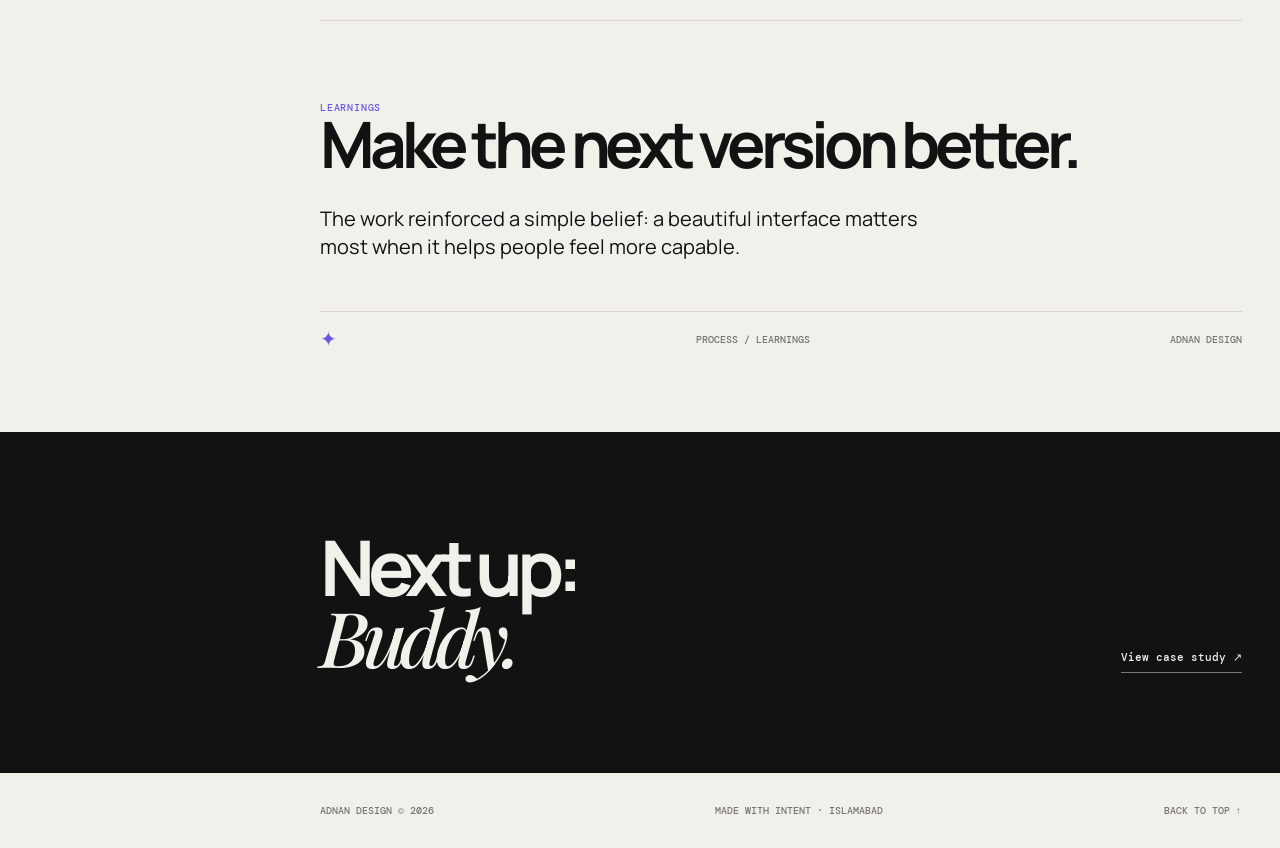
<file: work/dormi/index.html>
<!doctype html>
<html lang="en">
  <head>
    <meta charset="UTF-8" />
    <meta name="viewport" content="width=device-width,initial-scale=1" />
    <title>Dormi — Adnan</title>
    <link rel="preconnect" href="https://fonts.googleapis.com" />
    <link
      href="https://fonts.googleapis.com/css2?family=DM+Mono:wght@400;500&family=Manrope:wght@400;600;700;800&family=Playfair+Display:ital,wght@0,500;1,500&display=swap"
      rel="stylesheet"
    />
    <link rel="stylesheet" href="../case.css" />
    <link rel="stylesheet" href="../../image-overrides.css" />
  </head>
  <body>
    <div class="case-noise"></div>
    <header class="case-nav case-wrap">
      <a class="back" href="../../index.html#work">← Back to work</a
      ><span>ADNAN / CASE STUDY 02</span>
      <div class="right"><a href="../buddy/index.html">Next project ↗</a></div>
    </header>
    <main>
      <section class="case-hero case-wrap">
        <div>
          <div class="case-kicker">UX · UI · Brand · 2025</div>
          <h1>Dormi,<br /><em>rise into yourself.</em></h1>
          <p class="case-description">
            An app that helps university students improve their sleep through
            routines, small daily questions, friendly challenges, and learning
            that feels alive.
          </p>
        </div>
        <div class="hero-art dormi-art">
          <img class="hero-mockup" src="../../assets/projects/dormi-reference.png" alt="Dormi mockup" />
          <div class="art-sun"></div>
          <div class="art-moon">☾</div>
        </div>
      </section>
      <section class="case-info case-wrap">
        <div>
          <span>Fields</span
          ><strong
            >UX research<br />UX design · Interface design<br />Brand
            design</strong
          >
        </div>
        <div>
          <span>Focus</span
          ><strong
            >Routines & social loops<br />Motion direction<br />Visual
            identity</strong
          >
        </div>
        <div>
          <span>Year</span><strong>2025<br />Selected case study</strong>
        </div>
      </section>
      <section class="case-section case-wrap split">
        <div class="case-label">01 / The problem</div>
        <div>
          <h2>Students are awake when they need to be <em>resting.</em></h2>
          <p class="lead">
            University life rewards late nights, but the cost shows up in focus,
            energy, and wellbeing.
          </p>
          <p>
            Dormi frames sleep as an active, positive habit—not a punishment or
            a productivity metric. It helps people understand their patterns and
            build routines that fit real student life.
          </p>
          <div class="quote">
            “Make the interface calm again. But not too calm—we’re talking about
            very young adults.”
          </div>
        </div>
      </section>
      <section class="case-section case-wrap">
        <div class="case-label">02 / From data to ideas</div>
        <div class="insight-grid">
          <div class="insight">
            <b>01</b>
            <h3>Routines over reminders</h3>
            <p>
              Users create, customize, save, and share routines that make the
              hour before bed feel intentional.
            </p>
          </div>
          <div class="insight">
            <b>02</b>
            <h3>Three questions</h3>
            <p>
              A short daily check-in gives Dormi enough signal to adjust advice
              without turning sleep into admin.
            </p>
          </div>
          <div class="insight">
            <b>03</b>
            <h3>Better together</h3>
            <p>
              Optional challenges and shared progress give the social layer a
              gentle, motivating role.
            </p>
          </div>
        </div>
      </section>
      <section class="case-section case-wrap split">
        <div class="case-label">03 / The visual system</div>
        <div>
          <h2>Calm, but with the energy of a <em>sunrise.</em></h2>
          <p>
            Soft spherical gradients, expressive type, and playful motion
            balance rest with the optimism of a new day. The system gives
            students a place that feels both reassuring and distinctly theirs.
          </p>
          <div class="visual-panel dormi-panel">
            <img class="project-screen" src="../../assets/projects/dormi-reference.png" alt="Dormi project mockup" />
            <div class="panel-ui">
              <div class="ui-top">
                <span>YOUR EVENING</span><span>09:18 PM</span>
              </div>
              <div class="ui-lines"><i></i><i></i><i></i></div>
              <div class="ui-pills"><i></i><i></i><i></i></div>
            </div>
          </div>
        </div>
      </section>
    </main>
    <footer class="case-footer">
      <div class="case-wrap">
        <h2>Next up:<br /><em>Buddy.</em></h2>
        <a class="next-link" href="../buddy/index.html">View case study ↗</a>
      </div>
    </footer>
    <div class="case-bottom case-wrap">
      <a href="../../index.html">Adnan Design © 2026</a
      ><span>Made with intent · Islamabad</span><a href="#">Back to top ↑</a>
    </div>
</body>
<script src="../case.js"></script>
</html>
</file>
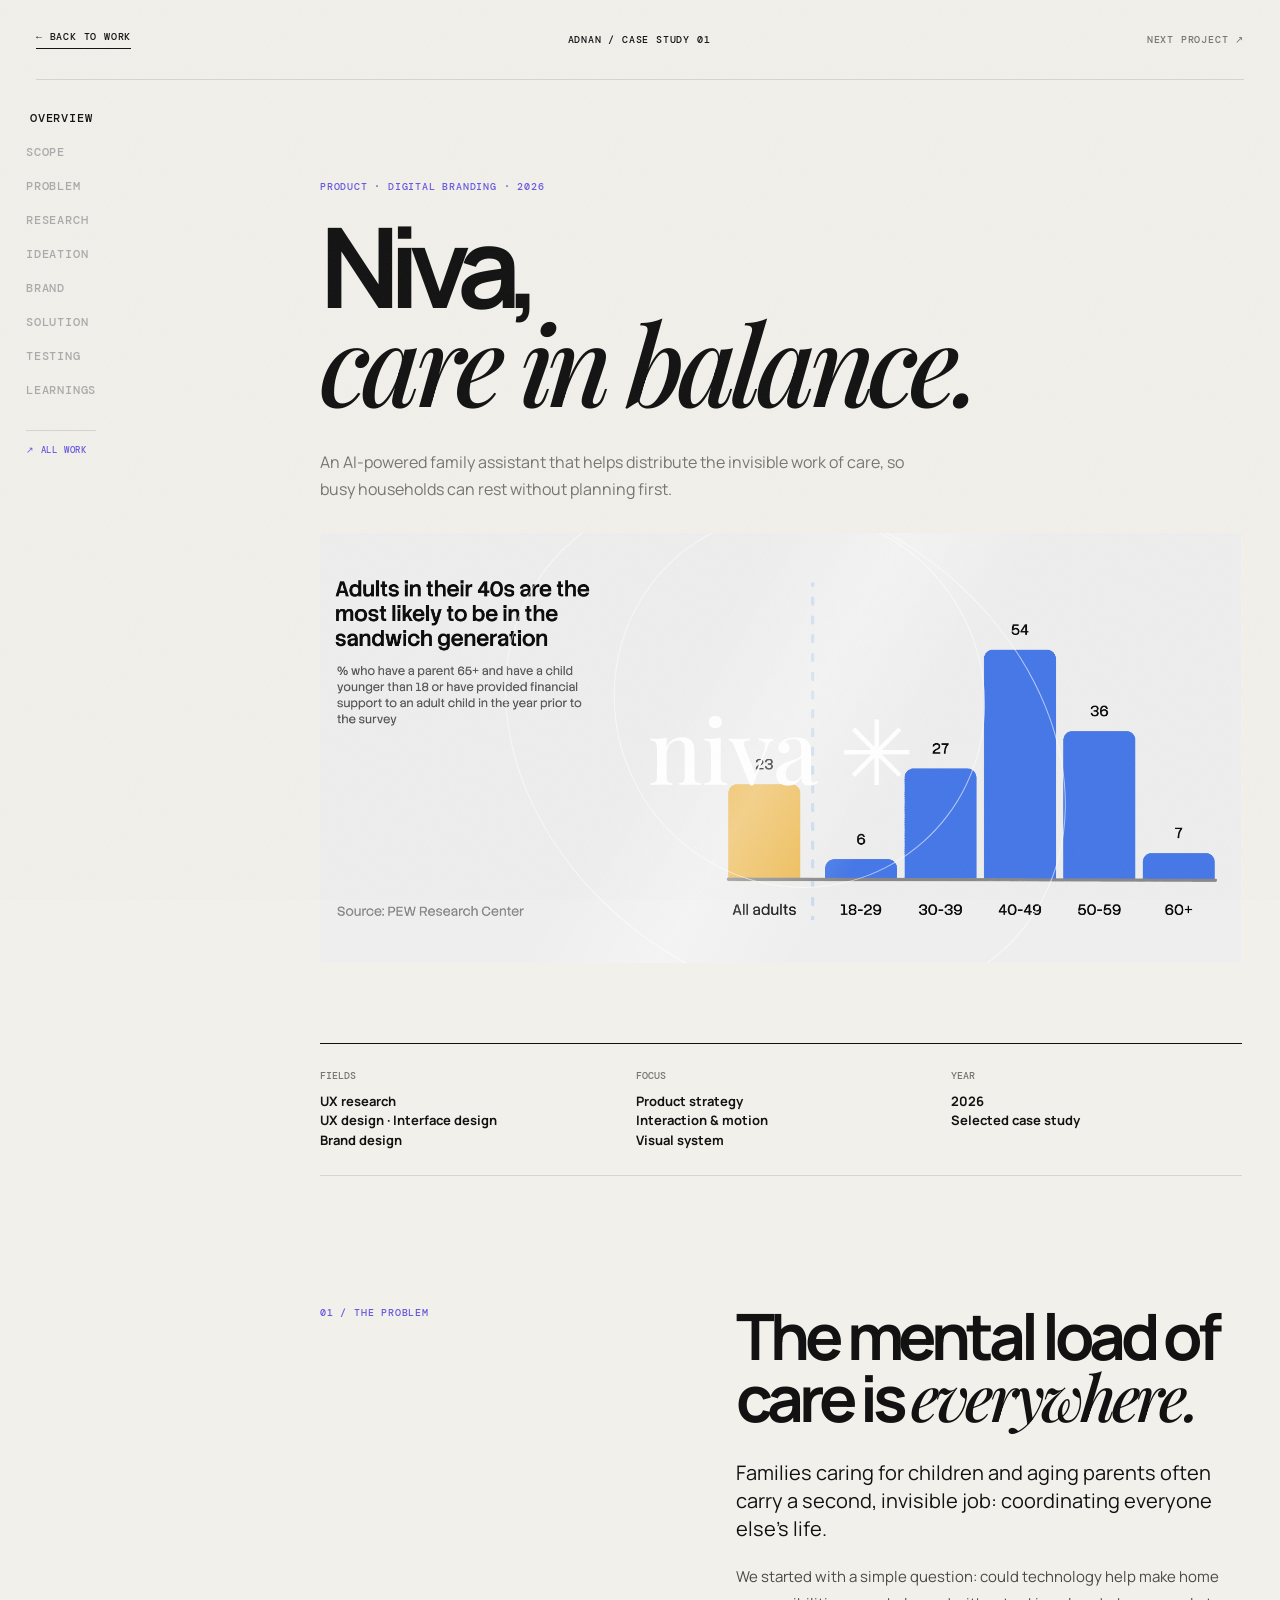
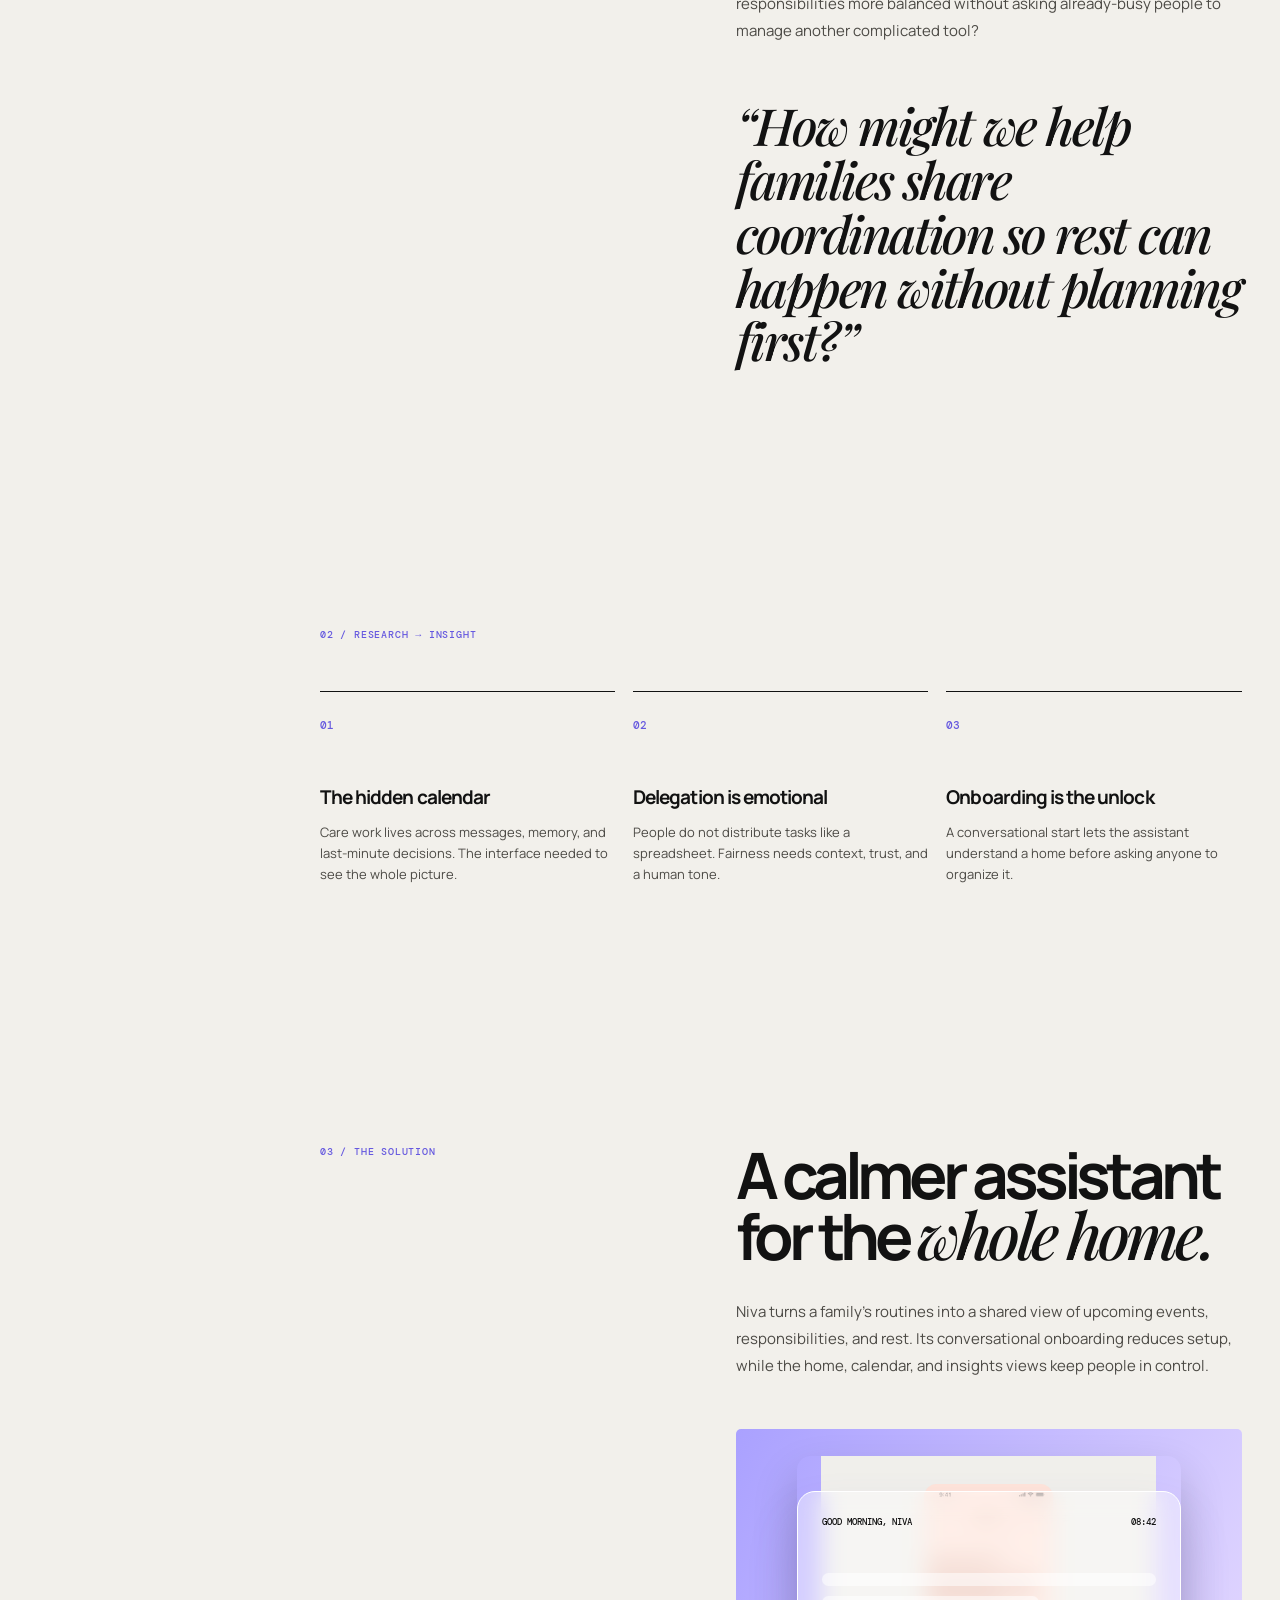
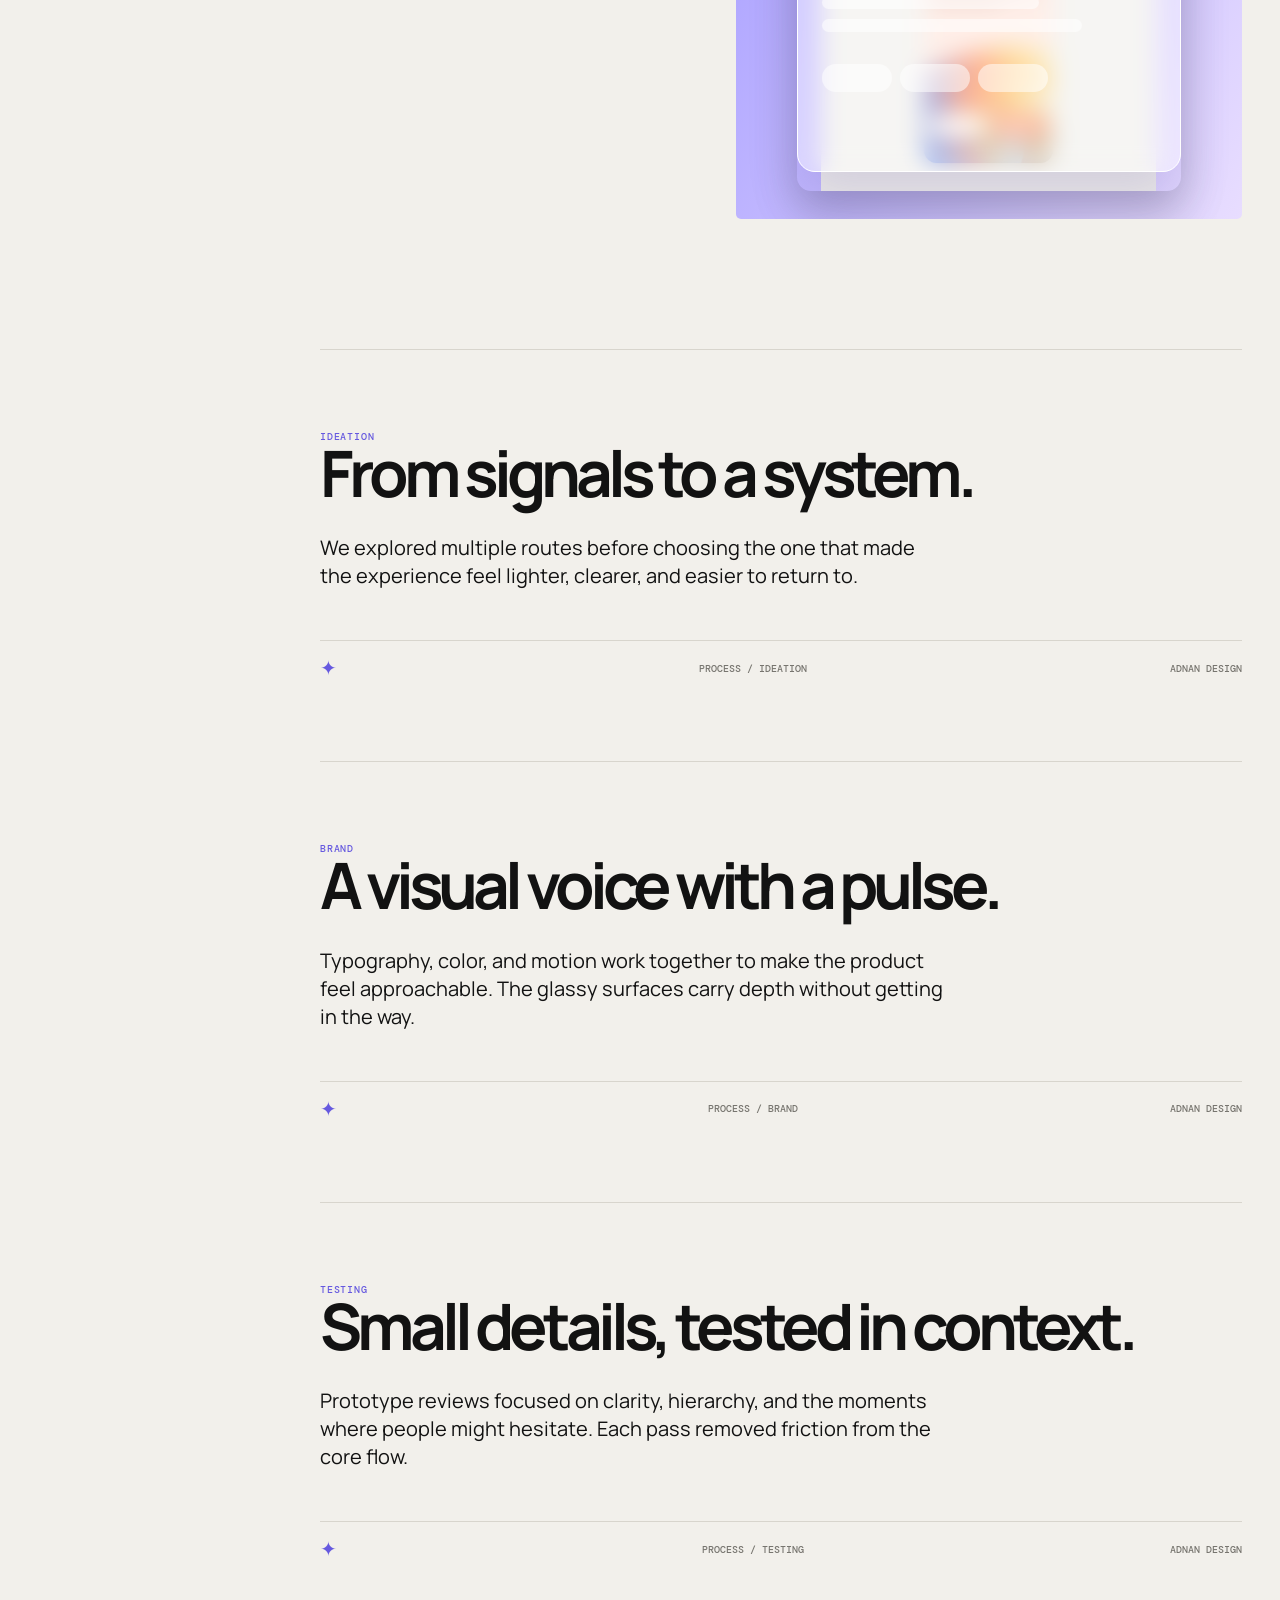
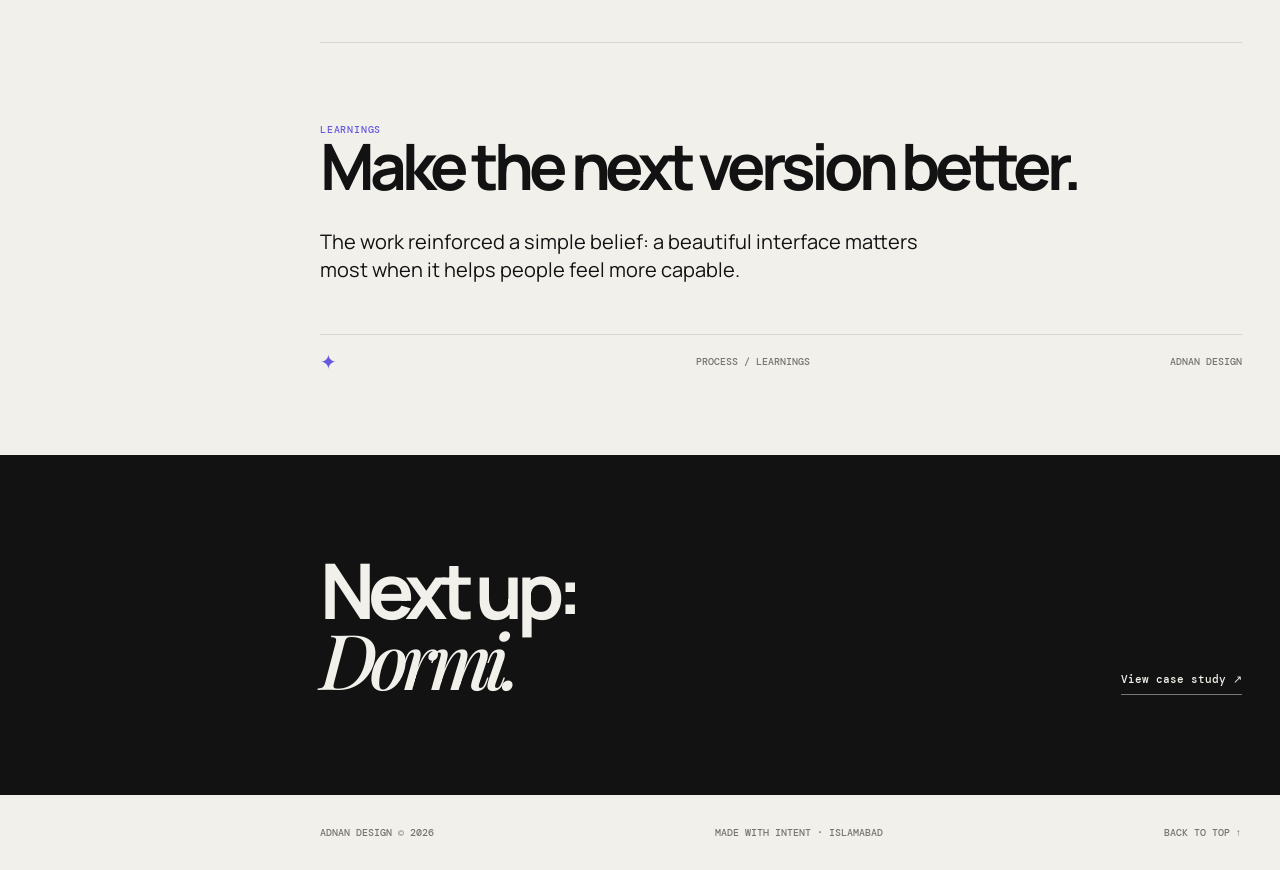
<file: work/niva/index.html>
<!doctype html>
<html lang="en">
  <head>
    <meta charset="UTF-8" />
    <meta name="viewport" content="width=device-width,initial-scale=1" />
    <title>Niva — Adnan</title>
    <link rel="preconnect" href="https://fonts.googleapis.com" />
    <link
      href="https://fonts.googleapis.com/css2?family=DM+Mono:wght@400;500&family=Manrope:wght@400;600;700;800&family=Playfair+Display:ital,wght@0,500;1,500&display=swap"
      rel="stylesheet"
    />
    <link rel="stylesheet" href="../case.css" />
    <link rel="stylesheet" href="../../image-overrides.css" />
  </head>
  <body data-project="niva">
    <div class="case-noise"></div>
    <header class="case-nav case-wrap">
      <a class="back" href="../../index.html#work">← Back to work</a
      ><span>ADNAN / CASE STUDY 01</span>
      <div class="right"><a href="../dormi/index.html">Next project ↗</a></div>
    </header>
    <main>
      <section class="case-hero case-wrap">
        <div>
          <div class="case-kicker">Product · Digital branding · 2026</div>
          <h1>Niva,<br /><em>care in balance.</em></h1>
          <p class="case-description">
            An AI-powered family assistant that helps distribute the invisible
            work of care, so busy households can rest without planning first.
          </p>
        </div>
        <div class="hero-art niva-art">
          <div class="art-orbit"></div>
          <div class="art-orbit two"></div>
          <div class="art-word">niva ✳</div>
        </div>
      </section>
      <section class="case-info case-wrap">
        <div>
          <span>Fields</span
          ><strong
            >UX research<br />UX design · Interface design<br />Brand
            design</strong
          >
        </div>
        <div>
          <span>Focus</span
          ><strong
            >Product strategy<br />Interaction & motion<br />Visual
            system</strong
          >
        </div>
        <div>
          <span>Year</span><strong>2026<br />Selected case study</strong>
        </div>
      </section>
      <section class="case-section case-wrap split">
        <div class="case-label">01 / The problem</div>
        <div>
          <h2>The mental load of care is <em>everywhere.</em></h2>
          <p class="lead">
            Families caring for children and aging parents often carry a second,
            invisible job: coordinating everyone else’s life.
          </p>
          <p>
            We started with a simple question: could technology help make home
            responsibilities more balanced without asking already-busy people to
            manage another complicated tool?
          </p>
          <div class="quote">
            “How might we help families share coordination so rest can happen
            without planning first?”
          </div>
        </div>
      </section>
      <section class="case-section case-wrap">
        <div class="case-label">02 / Research → insight</div>
        <div class="insight-grid">
          <div class="insight">
            <b>01</b>
            <h3>The hidden calendar</h3>
            <p>
              Care work lives across messages, memory, and last-minute
              decisions. The interface needed to see the whole picture.
            </p>
          </div>
          <div class="insight">
            <b>02</b>
            <h3>Delegation is emotional</h3>
            <p>
              People do not distribute tasks like a spreadsheet. Fairness needs
              context, trust, and a human tone.
            </p>
          </div>
          <div class="insight">
            <b>03</b>
            <h3>Onboarding is the unlock</h3>
            <p>
              A conversational start lets the assistant understand a home before
              asking anyone to organize it.
            </p>
          </div>
        </div>
      </section>
      <section class="case-section case-wrap split">
        <div class="case-label">03 / The solution</div>
        <div>
          <h2>A calmer assistant for the <em>whole home.</em></h2>
          <p>
            Niva turns a family’s routines into a shared view of upcoming
            events, responsibilities, and rest. Its conversational onboarding
            reduces setup, while the home, calendar, and insights views keep
            people in control.
          </p>
          <div class="visual-panel niva-panel">
            <img class="project-screen" src="../../assets/projects/niva-screen-1.png" alt="Niva app interface mockup" />
            <div class="panel-ui">
              <div class="ui-top">
                <span>GOOD MORNING, NIVA</span><span>08:42</span>
              </div>
              <div class="ui-lines"><i></i><i></i><i></i></div>
              <div class="ui-pills"><i></i><i></i><i></i></div>
            </div>
          </div>
        </div>
      </section>
    </main>
    <footer class="case-footer">
      <div class="case-wrap">
        <h2>Next up:<br /><em>Dormi.</em></h2>
        <a class="next-link" href="../dormi/index.html">View case study ↗</a>
      </div>
    </footer>
    <div class="case-bottom case-wrap">
      <a href="../../index.html">Adnan Design © 2026</a
      ><span>Made with intent · Islamabad</span><a href="#">Back to top ↑</a>
    </div>
</body>
<script src="../case.js"></script>
</html>
</file>
<file: styles.css>
:root{--ink:#121212;--paper:#f2f0eb;--muted:#797873;--line:#d8d5cd;--lav:#beb5ff;--mint:#c9f2c4;--peach:#ffb58d;--blue:#8bd8f1}*{box-sizing:border-box}html{scroll-behavior:smooth}body{margin:0;background:var(--paper);color:var(--ink);font-family:Manrope,Arial,sans-serif;overflow-x:hidden}.noise{position:fixed;inset:0;z-index:10;pointer-events:none;opacity:.055;background-image:url("data:image/svg+xml,%3Csvg xmlns='http://www.w3.org/2000/svg' width='180' height='180'%3E%3Cfilter id='n'%3E%3CfeTurbulence type='fractalNoise' baseFrequency='.9' numOctaves='4'/%3E%3C/filter%3E%3Crect width='100%25' height='100%25' filter='url(%23n)'/%3E%3C/svg%3E")}.wrap{width:min(1280px,calc(100% - 72px));margin:auto}.topbar{height:82px;display:grid;grid-template-columns:1fr auto 1fr;align-items:center;width:min(1380px,calc(100% - 72px));margin:auto;border-bottom:1px solid var(--line);font:500 10px 'DM Mono',monospace;letter-spacing:.08em;text-transform:uppercase}.logo{display:flex;gap:9px;align-items:center;color:inherit;text-decoration:none;font-weight:500}.logo-dot{width:24px;height:24px;border-radius:50%;background:var(--ink);position:relative}.logo-dot:after{content:'✦';color:var(--paper);position:absolute;font-size:11px;left:6px;top:4px}.location{justify-self:center;color:var(--muted)}.pulse{display:inline-block;width:7px;height:7px;border-radius:50%;background:#67bd55;margin-right:7px;box-shadow:0 0 0 5px #67bd5520}.sunny{margin-left:20px;color:#aaa79e}.menu-button{justify-self:end;border:0;background:none;width:37px;height:30px;cursor:pointer}.menu-button span{display:block;width:22px;height:1px;background:var(--ink);margin:6px 0}.nav-panel{position:fixed;z-index:8;right:36px;top:76px;display:flex;flex-direction:column;gap:12px;background:#fff8;padding:22px 26px;border:1px solid #fff9;border-radius:20px;backdrop-filter:blur(18px);box-shadow:0 20px 55px #00000012;transform:translateY(-20px);opacity:0;pointer-events:none;transition:.3s}.nav-panel.open{transform:none;opacity:1;pointer-events:auto}.nav-panel a{color:var(--ink);text-decoration:none;font:500 11px 'DM Mono',monospace;text-transform:uppercase}.nav-panel a span{margin-left:20px}.hero{height:calc(100vh - 82px);min-height:670px;position:relative;overflow:hidden;padding-top:48px}.hero-meta,.section-top,.card-top,.work-footer,.footer{font:500 10px 'DM Mono',monospace;letter-spacing:.07em;text-transform:uppercase}.hero-meta{display:flex;justify-content:space-between;color:var(--muted)}.hero-title{position:relative;z-index:2;margin-top:12vh}.hello{font:500 12px 'DM Mono',monospace;margin:0 0 28px}.hello span{color:#7365e9;font-size:18px;margin-left:6px}.hero h1{font-size:clamp(63px,9.4vw,150px);line-height:.86;letter-spacing:-.09em;margin:0;max-width:900px}.hero h1 i,.about-statement i,.contact h2 i{font-family:'Playfair Display',Georgia,serif;font-weight:500;letter-spacing:-.07em}.hero-note{position:absolute;right:2%;bottom:16%;width:220px;font-size:12px;line-height:1.65;color:var(--muted)}.hero-orb{position:absolute;border-radius:50%;filter:blur(1px);mix-blend-mode:multiply}.orb-one{width:360px;height:360px;right:14%;top:12%;background:radial-gradient(circle at 35% 32%,#fff 0 2%,transparent 3%),radial-gradient(circle at 40% 40%,#9f92ff,transparent 68%);animation:float 9s ease-in-out infinite}.orb-two{width:180px;height:180px;right:7%;bottom:18%;background:radial-gradient(circle at 35% 32%,#fff4 0 2%,transparent 3%),linear-gradient(135deg,var(--peach),#ff8278);animation:float 11s -3s ease-in-out infinite}.orb-three{width:110px;height:110px;left:45%;bottom:9%;background:var(--mint);animation:float 8s -1s ease-in-out infinite}@keyframes float{50%{transform:translate(12px,-18px) rotate(18deg)}}.scroll-cue{position:absolute;bottom:32px;left:0;color:var(--ink);text-decoration:none;font:500 10px 'DM Mono',monospace;text-transform:uppercase}.scroll-cue span{font-size:17px;margin-left:24px}.ticker{border-top:1px solid var(--ink);border-bottom:1px solid var(--ink);overflow:hidden;white-space:nowrap;padding:18px 0;font:500 11px 'DM Mono',monospace}.ticker div{animation:marquee 28s linear infinite}.ticker b{color:#6558e7;margin:0 25px}@keyframes marquee{to{transform:translateX(-38%)}}.work{padding:140px 0 100px}.section-top{display:grid;grid-template-columns:150px 70px 1fr;border-bottom:1px solid var(--line);padding-bottom:17px;align-items:start}.section-top p{font:400 12px Manrope,sans-serif;color:var(--muted);margin:0;max-width:330px}.section-count{color:var(--muted)}.work-list{display:grid;grid-template-columns:repeat(12,1fr);gap:18px;margin-top:36px}.work-card{grid-column:span 6;color:var(--ink);text-decoration:none}.work-card:nth-child(3){grid-column:3 / span 8;margin-top:38px}.card-top{display:flex;justify-content:space-between;color:var(--muted);padding-bottom:12px}.card-art{height:430px;border-radius:5px;position:relative;overflow:hidden;isolation:isolate}.niva .card-art{background:linear-gradient(125deg,#bdb4ff 0%,#8e81e6 45%,#e6c2ff 100%)}.dormi .card-art{background:linear-gradient(145deg,#ffd6a7,#f99375 44%,#ffcf7c)}.buddy .card-art{height:480px;background:linear-gradient(135deg,#b7e5e7,#e6f3c5 48%,#b7d1ff)}.card-art:before{content:'';position:absolute;inset:0;z-index:-1;background:linear-gradient(115deg,transparent 35%,#fff5 50%,transparent 67%);transform:translateX(-100%);transition:transform 1s}.work-card:hover .card-art:before{transform:translateX(100%)}.glass-chip{position:absolute;z-index:4;left:24px;bottom:22px;padding:10px 14px;border-radius:99px;background:#fff5;border:1px solid #fffc;box-shadow:0 8px 20px #51467a20;backdrop-filter:blur(15px);font:500 9px 'DM Mono',monospace;text-transform:uppercase}.niva-orbit{position:absolute;border:1px solid #fff9;border-radius:50%;left:50%;top:50%;transform:translate(-50%,-50%);height:110%;width:42%;rotate:38deg}.orbit-b{height:80%;width:65%;rotate:-35deg}.niva-core{position:absolute;left:50%;top:50%;transform:translate(-50%,-50%);font:500 67px 'Playfair Display',serif;color:#fff}.niva-core span{font:30px Manrope,sans-serif;color:#f8e8ff;margin-left:4px}.dormi-sun{position:absolute;width:290px;height:290px;left:50%;top:49%;transform:translate(-50%,-50%);border-radius:50%;background:radial-gradient(circle at 35% 35%,#ffe6a7,#ff8e74 65%,#da5c80)}.dormi-moon{position:absolute;color:#fff;font-size:100px;left:50%;top:50%;transform:translate(-50%,-55%);font-family:Georgia,serif}.dormi-lines{position:absolute;inset:20px;border:1px solid #fff8;border-radius:50%;transform:rotate(-25deg)}.buddy-word{position:absolute;left:50%;top:49%;transform:translate(-50%,-50%);font-size:93px;letter-spacing:-.11em}.buddy-word span{font-family:Georgia,serif;color:#667fff;margin-left:5px}.buddy-bubble{position:absolute;border:1px solid #fff;background:#ffffff65;backdrop-filter:blur(10px);padding:13px 16px;border-radius:20px;font:500 10px 'DM Mono',monospace;box-shadow:0 10px 30px #66817a22}.bubble-one{top:23%;left:14%;rotate:-12deg}.bubble-two{bottom:26%;right:15%;rotate:8deg}.card-bottom{display:grid;grid-template-columns:1fr 1.3fr 40px;gap:20px;padding-top:15px}.card-bottom h2{font-size:25px;letter-spacing:-.06em;margin:0}.card-bottom p{font-size:12px;color:var(--muted);line-height:1.5;margin:2px 0}.year{font:500 10px 'DM Mono',monospace;color:var(--muted);text-align:right}.work-footer{display:grid;grid-template-columns:1fr auto 1fr;align-items:center;color:var(--muted);border-bottom:1px solid var(--line);padding:90px 0 18px}.work-footer:last-child{text-align:right}.star-button{display:grid;place-items:center;width:46px;height:46px;border:1px solid var(--ink);border-radius:50%;font-size:20px;color:#6558e7;animation:spin 10s linear infinite}@keyframes spin{to{rotate:360deg}}.about{padding:80px 0 130px}.about-grid{display:grid;grid-template-columns:1.3fr 1fr;gap:80px;margin-top:38px}.about-statement{font-size:clamp(40px,5.5vw,80px);line-height:.94;letter-spacing:-.08em}.about-statement i{color:#7266df}.about-copy{max-width:390px;padding-top:5px}.about-copy p{font-size:15px;line-height:1.7;color:#45443f;margin:0 0 20px}.about-links{display:flex;gap:24px;padding-top:22px}.about-links a{color:var(--ink);text-decoration:none;border-bottom:1px solid var(--ink);padding-bottom:5px;font:500 11px 'DM Mono',monospace}.about-links span{margin-left:15px}.now{padding-bottom:130px}.now-card{height:270px;border-radius:5px;background:linear-gradient(105deg,#bdb5ff,#a2d6e8 52%,#bcebc2);position:relative;overflow:hidden;padding:28px}.now-label{font:500 10px 'DM Mono',monospace;letter-spacing:.1em}.now-copy{position:absolute;z-index:2;left:25%;top:50%;transform:translateY(-50%);max-width:360px}.now-copy p{font-size:30px;line-height:1;letter-spacing:-.07em;margin:0 0 16px}.now-copy span{font:500 10px 'DM Mono',monospace}.now-ring{position:absolute;border:1px solid #fff9;border-radius:50%;width:480px;height:480px;right:-40px;top:-100px}.now-star{position:absolute;right:21%;top:42%;font-size:55px;color:#fff;animation:float 7s ease-in-out infinite}.contact{background:var(--ink);color:var(--paper);padding:130px 0 110px}.contact-inner .label{font:500 10px 'DM Mono',monospace;color:var(--mint)}.contact h2{font-size:clamp(54px,9vw,138px);line-height:.86;letter-spacing:-.1em;margin:50px 0}.contact-link{color:var(--paper);text-decoration:none;border-bottom:1px solid #888;padding-bottom:10px;font:500 13px 'DM Mono',monospace}.contact-link span{margin-left:60px;font-size:18px}.footer{height:86px;display:grid;grid-template-columns:1fr 1fr auto;align-items:center;font:500 10px 'DM Mono',monospace;color:var(--muted)}.footer a{color:inherit;text-decoration:none}.footer a:hover{color:var(--ink)}.cursor-star{position:fixed;z-index:20;pointer-events:none;opacity:0;font-size:22px;color:#685ce0;transition:opacity .2s,transform .1s}@media(max-width:800px){.wrap,.topbar{width:calc(100% - 36px)}.topbar{height:70px;grid-template-columns:1fr auto}.location{display:none}.hero{height:calc(100svh - 70px);min-height:610px;padding-top:30px}.hero-meta span:last-child{display:none}.hero-title{margin-top:16vh}.hero h1{font-size:clamp(54px,15vw,86px)}.hero-note{position:relative;right:auto;bottom:auto;margin-top:42px;width:260px}.hero-orb.orb-one{width:230px;height:230px;right:-10%;top:25%}.orb-two{width:130px;height:130px;right:3%;bottom:21%}.orb-three{left:50%;bottom:8%}.section-top{grid-template-columns:110px 40px 1fr}.work,.about{padding:90px 0}.section-top p{font-size:11px}.work-list{display:block}.work-card,.work-card:nth-child(3){display:block;margin:0 0 55px}.card-art,.buddy .card-art{height:330px}.card-bottom{grid-template-columns:1fr 1fr 35px}.card-bottom h2{font-size:22px}.card-bottom p{font-size:11px}.work-footer{padding-top:45px;font-size:8px}.work-footer span:last-child{display:none}.about-grid{display:block}.about-copy{margin-top:50px}.about-statement{font-size:54px}.now{padding-bottom:90px}.now-card{height:330px}.now-copy{left:25px;top:55%;max-width:260px}.now-copy p{font-size:27px}.now-ring{right:-170px}.contact{padding:90px 0}.contact h2{font-size:62px}.contact-link span{margin-left:20px}.footer{height:auto;padding:24px 0;grid-template-columns:1fr 1fr;gap:17px;font-size:8px}.footer a{grid-column:span 2}}
</file>
<file: grid-overrides.css>
.work{padding-top:42px}.work-filter{display:flex;gap:8px;align-items:center;margin-bottom:18px}.filter{border:0;background:none;color:var(--muted);font:500 10px 'DM Mono',monospace;padding:8px 14px;border-radius:6px;text-transform:capitalize;cursor:pointer}.filter.active,.filter:hover{background:#cfe4fa;color:#3974af}.work-grid{display:grid;grid-template-columns:repeat(3,1fr);gap:14px}.work-grid .work-card,.work-grid .work-card:nth-child(3){grid-column:auto;margin:0}.work-grid .card-art,.work-grid .buddy .card-art{height:360px;border-radius:6px}.work-grid .card-bottom{display:grid;grid-template-columns:1.1fr 1fr;gap:18px;padding-top:8px}.work-grid .card-bottom h2{font-size:17px;margin-top:7px}.work-grid .card-bottom p{font-size:10px;line-height:1.35;margin:18px 0 0;color:var(--muted)}.mini-meta{font:500 8px 'DM Mono',monospace;color:var(--muted);text-transform:uppercase;white-space:nowrap}.work-grid .glass-chip{display:none}.work-grid .niva-core{font-size:58px}.work-grid .dormi-sun{width:245px;height:245px}.work-grid .buddy-word{font-size:72px}.work-grid .buddy-bubble{font-size:9px;padding:9px 11px}.work-footer{padding-top:80px}@media(max-width:800px){.work{padding-top:55px}.work-grid{display:block}.work-grid .work-card,.work-grid .work-card:nth-child(3){margin-bottom:48px}.work-grid .card-art,.work-grid .buddy .card-art{height:330px}.work-grid .card-bottom p{margin-top:14px}.mini-meta{font-size:7px}}
</file>
<file: grid-tweak.css>
.work-grid .card-bottom{grid-template-columns:auto 1fr;align-items:start;gap:14px}.work-grid .card-bottom p{margin-top:7px;max-width:155px}
</file>
<file: header-tweak.css>
.topbar{grid-template-columns:1fr auto 1fr;gap:20px}.header-nav{display:flex;align-items:center;gap:4px;background:#e9e9e955;border-radius:28px;padding:4px}.header-nav a{color:#6f6e6a;text-decoration:none;font:500 13px Manrope,Arial,sans-serif;padding:10px 18px;border-radius:22px;transition:.25s}.header-nav a:hover,.header-nav a.active{background:#1688f5;color:white}.header-contact{justify-self:end;color:#85827c;text-decoration:none;font:500 12px Manrope,Arial,sans-serif}.menu-button{display:none}@media(max-width:800px){.topbar{grid-template-columns:1fr auto}.header-nav,.header-contact{display:none}.menu-button{display:block}}
.hero-note{position:relative;right:auto;bottom:auto;width:min(430px,100%);margin:28px 0 0;font-size:14px;line-height:1.55}.hero-title{max-width:1000px}
.about-home-card{display:grid;grid-template-columns:1.1fr .9fr;gap:70px;margin-top:42px;padding:56px 0 20px;border-top:1px solid var(--line)}.about-home-copy{max-width:600px}.about-home-kicker{font:500 10px 'DM Mono',monospace;color:#087aff;letter-spacing:.1em}.about-home-copy h2{font-size:clamp(38px,5vw,70px);line-height:.95;letter-spacing:-.08em;margin:34px 0 24px}.about-home-copy h2 span{color:#f4c820;font-size:.65em}.about-home-copy h2 i{font-family:'Playfair Display',Georgia,serif;font-weight:500}.about-home-copy>p:not(.about-home-kicker){font-size:16px;line-height:1.55;color:#45443f;max-width:510px}.about-home-current{display:grid;gap:8px;margin:28px 0;color:var(--muted);font-size:13px}.about-home-current b{color:#087aff;font-weight:600}.about-home-visual{min-height:340px;border:8px solid #fff;border-radius:28px;background:linear-gradient(145deg,#d8bca7,#cda990 45%,#ece0d5);box-shadow:0 6px 20px #0002;display:flex;flex-direction:column;justify-content:space-between;padding:28px;color:#fff}.about-home-visual div{font-size:80px;color:#f5c933;align-self:center;margin-top:90px}.about-home-visual span{font:500 9px 'DM Mono',monospace;letter-spacing:.08em}
@media(max-width:800px){.hero-note{margin-top:28px;width:280px;font-size:12px}}
@media(max-width:800px){.about-home-card{display:block;padding-top:30px}.about-home-copy h2{font-size:48px}.about-home-visual{margin-top:35px;min-height:260px}.about-home-visual div{margin-top:55px;font-size:60px}}
</file>
<file: header-final.css>
.topbar{border-bottom:0!important}.header-contact{font-size:10px!important}
</file>
<file: image-overrides.css>
.niva .card-art{background-image:linear-gradient(#0001,#0001),url('assets/projects/niva-screen-1.png');background-size:cover;background-position:center}
.dormi .card-art{background-image:linear-gradient(#0001,#0001),url('assets/projects/dormi-reference.png');background-size:cover;background-position:center}
.hero-art.niva-art{background-image:linear-gradient(#0001,#0001),url('../assets/projects/niva-reference.png');background-size:cover;background-position:center}
.hero-art.dormi-art{background-image:linear-gradient(#0001,#0001),url('../assets/projects/dormi-reference.png');background-size:cover;background-position:center}
.card-bottom{display:block}.card-bottom h2{margin-top:10px}.card-bottom p{margin:8px 0 0;max-width:290px}.card-bottom .year{display:none}
@media(max-width:800px){.card-bottom p{max-width:260px}}
.project-screen{position:absolute;inset:7% 12%;width:76%;height:86%;object-fit:contain;border-radius:14px;box-shadow:0 22px 45px #0003;z-index:1}.niva-panel .panel-ui{z-index:2}.dormi-panel .project-screen{object-fit:cover;opacity:.96}
.hero-art .hero-mockup{position:absolute;inset:0;width:100%;height:100%;object-fit:cover;z-index:3;border-radius:inherit}.hero-art .art-sun{z-index:2;opacity:.28}.hero-art .art-moon{z-index:4;opacity:.9}
</file>
<file: footer-overrides.css>
.footer-starfield{position:relative;isolation:isolate;overflow:hidden;width:100%;max-width:none;height:360px;margin:0;padding:28px 20px;background:#0e1b49;color:#fff;display:grid;grid-template-columns:1fr auto auto;align-content:start;gap:70px}.footer-stars{position:absolute;inset:0;z-index:-1}.footer-stars i{position:absolute;width:3px;height:3px;border-radius:50%;background:#f5d34d;opacity:.75;animation:twinkle 3s ease-in-out infinite}.footer-stars i:nth-child(3n){width:5px;height:5px;background:#ffe98a}.leave-star{border:0;background:none;color:#fff;text-align:left;font:600 14px/1.15 'Playfair Display',Georgia,serif;cursor:pointer;padding:0}.leave-star b{color:#f5d34d}.footer-nav,.footer-sayhi{display:grid;align-content:start;gap:12px;min-width:100px}.footer-nav strong,.footer-sayhi strong{font:700 11px Manrope}.footer-nav a,.footer-sayhi a{color:#aeb7d5;text-decoration:none;font-size:11px}.footer-nav a:hover,.footer-sayhi a:hover{color:#f5d34d}.footer-copy{position:absolute;right:20px;bottom:22px;font:500 9px 'DM Mono',monospace;color:#aeb7d5}.visitor-star{position:absolute;color:#f5d34d;font-size:26px;animation:star-pop .8s ease-out forwards;text-shadow:0 0 12px #f5d34d}.visitor-star:after{content:'✦';color:#fff4ad;font-size:10px;position:absolute;right:-5px;top:-4px}@keyframes twinkle{50%{opacity:.25;transform:scale(.6)}}@keyframes star-pop{0%{opacity:0;transform:scale(.2) rotate(-25deg)}35%{opacity:1;transform:scale(1.4) rotate(10deg)}100%{opacity:1;transform:scale(1) rotate(0)}}
@media(max-width:800px){.footer-starfield{height:440px;display:block;padding:28px 20px}.footer-nav,.footer-sayhi{margin-top:34px;display:grid}.footer-copy{left:20px;right:auto}}
</file>
<file: footer-final.css>
.footer-starfield{background:#0e1b49!important;color:#fff!important}
.footer-starfield .footer-stars i{background:#f5d34d!important}
.footer-starfield .footer-stars i:nth-child(3n){background:#ffe98a!important}
.footer-starfield .leave-star{color:#fff!important;font-size:14px!important}
.footer-starfield .leave-star b{color:#f5d34d!important}
.footer-starfield .footer-nav a,.footer-starfield .footer-sayhi a,.footer-starfield .footer-copy{color:#aeb7d5!important;font-size:11px!important}
.footer-starfield .footer-nav strong,.footer-starfield .footer-sayhi strong{color:#fff!important;font-size:11px!important}
.footer-starfield .visitor-star{color:#f5d34d!important}
.cursor-star{color:#6558e7!important}.footer-hover .cursor-star{color:#f5d34d!important}
.footer-starfield .footer-stars i{animation:star-drift var(--duration,8s) ease-in-out infinite alternate!important}.footer-starfield .visitor-star{font-size:16px!important}.footer-starfield .visitor-star:after{font-size:7px!important}@keyframes star-drift{0%{opacity:.2;transform:translate(0,0) scale(.65)}35%{opacity:.95;transform:translate(calc(var(--dx) * .35),calc(var(--dy) * .7)) scale(1)}70%{opacity:.45;transform:translate(var(--dx),calc(var(--dy) * .25)) scale(.78)}100%{opacity:.85;transform:translate(calc(var(--dx) * -.6),var(--dy)) scale(1.05)}}
</file>
<file: about/about.css>
:root{--ink:#151515;--paper:#f4f3ef;--muted:#6d6b66;--blue:#087aff;--lav:#b8afff}*{box-sizing:border-box}html{scroll-behavior:smooth}body{margin:0;background:var(--paper);color:var(--ink);font-family:Manrope,Arial,sans-serif}.about-noise{position:fixed;inset:0;pointer-events:none;z-index:5;opacity:.04;background-image:url("data:image/svg+xml,%3Csvg xmlns='http://www.w3.org/2000/svg' width='180' height='180'%3E%3Cfilter id='n'%3E%3CfeTurbulence type='fractalNoise' baseFrequency='.8' numOctaves='4'/%3E%3C/filter%3E%3Crect width='100%25' height='100%25' filter='url(%23n)'/%3E%3C/svg%3E")}.about-header{height:82px;width:calc(100% - 72px);margin:auto;border-bottom:1px solid #dedbd4;display:grid;grid-template-columns:1fr auto 1fr;align-items:center}.about-header a{color:inherit;text-decoration:none}.about-brand{font:500 11px 'DM Mono',monospace;letter-spacing:.08em}.about-brand span{display:inline-grid;place-items:center;width:25px;height:25px;background:var(--ink);color:var(--lav);border-radius:50%;margin-right:8px}.about-header nav{display:flex;gap:4px;background:#e8e7e4;padding:4px;border-radius:28px}.about-header nav a{font-size:13px;color:#77736c;padding:10px 17px;border-radius:20px}.about-header nav a:hover,.about-header nav a.active{background:var(--blue);color:#fff}.about-mail{justify-self:end;font-size:12px;color:#77736c!important}.about-layout{width:min(1390px,calc(100% - 140px));margin:0 auto;display:grid;grid-template-columns:150px 1fr 1fr;gap:45px;padding:75px 0 110px;min-height:calc(100vh - 157px)}.about-tabs{display:flex;flex-direction:column;gap:10px;padding-top:3px}.about-tabs button{border:0;background:none;text-align:left;color:#88847e;font:500 13px Manrope;padding:10px 17px;border-radius:8px;cursor:pointer}.about-tabs button.active,.about-tabs button:hover{background:#cfe6fb;color:var(--blue)}.about-copy{padding-top:75px;max-width:550px}.eyebrow{font:500 10px 'DM Mono',monospace;color:var(--blue);letter-spacing:.1em}.about-copy h1{font-size:clamp(34px,3.4vw,56px);line-height:1.05;letter-spacing:-.075em;margin:38px 0 22px}.about-copy h1 span{color:#f4c820;font-size:.65em;margin-left:8px}.about-copy h1 em{font-family:'Playfair Display',Georgia,serif;font-weight:500;letter-spacing:-.06em}.copy-blocks{color:#44433f;font-size:16px;line-height:1.55;max-width:510px}.copy-blocks p{margin:0 0 25px}.currently{margin-top:34px;color:#44433f;font-size:14px}.currently h2{color:var(--blue);font-size:16px;font-weight:600;margin:0 0 16px}.currently p{margin:9px 0}.currently a{color:var(--ink)}.about-visual{position:relative;align-self:center}.portrait{height:560px;border:8px solid #fff;border-radius:31px;background:linear-gradient(145deg,#d8bca7,#cda990 45%,#ece0d5);box-shadow:0 6px 20px #0002;position:relative;overflow:hidden}.portrait-glow{position:absolute;width:350px;height:350px;border-radius:50%;right:-80px;top:-60px;background:#e9cfba99;filter:blur(15px)}.portrait-head{position:absolute;width:175px;height:205px;border-radius:48% 48% 45% 45%;background:linear-gradient(145deg,#57382d,#241712);top:75px;left:47%;transform:translateX(-50%) rotate(4deg);box-shadow:-12px 5px 0 #34231d}.portrait-head:after{content:'';position:absolute;width:25px;height:11px;border-radius:50%;background:#241712;left:72px;top:99px;box-shadow:60px 0 #241712}.portrait-body{position:absolute;width:390px;height:330px;border-radius:48% 48% 0 0;background:linear-gradient(135deg,#f7f6f0 42%,#1c2023 43%);bottom:-75px;left:50%;transform:translateX(-50%) rotate(-2deg)}.portrait-spark{position:absolute;top:40%;left:17%;font-size:50px;color:#f5c933;animation:float 5s ease-in-out infinite}.portrait-caption{position:absolute;left:24px;bottom:20px;color:#fff;font:500 9px 'DM Mono',monospace;letter-spacing:.08em}.floating-card{position:absolute;left:-83px;top:42%;width:165px;height:115px;border-radius:15px;background:linear-gradient(135deg,#2731dd,#6867ff);color:#ffd944;display:flex;align-items:center;justify-content:center;gap:9px;rotate:15deg;box-shadow:0 20px 28px #2328a444;font-size:35px;animation:float 6s ease-in-out infinite}.floating-card span{font:700 13px/1 Manrope;color:#fff}.about-footer{width:calc(100% - 140px);margin:auto;border-top:1px solid #dedbd4;padding:22px 0;display:flex;justify-content:space-between;font:500 10px 'DM Mono',monospace;text-transform:uppercase;color:#77736c}.about-footer a{color:inherit;text-decoration:none}@keyframes float{50%{transform:translateY(-10px) rotate(4deg)}}@media(max-width:800px){.about-header{width:calc(100% - 36px);grid-template-columns:1fr auto}.about-header nav,.about-mail{display:none}.about-layout{width:calc(100% - 36px);display:block;padding:60px 0}.about-tabs{flex-direction:row;overflow:auto;margin-bottom:35px}.about-copy{padding-top:0}.about-copy h1{font-size:43px}.copy-blocks{font-size:14px}.about-visual{margin-top:55px}.portrait{height:410px}.floating-card{left:-10px;top:38%;transform:scale(.8) rotate(8deg)}.about-footer{width:calc(100% - 36px);font-size:8px}.about-footer span{display:none}}
</file>
<file: about/experience.css>
.timeline-list{margin:0 0 48px;border-top:1px solid #dedbd4}.timeline-row{display:grid;grid-template-columns:minmax(180px,1fr) minmax(120px,.8fr) auto;gap:14px;align-items:baseline;border-bottom:1px solid #dedbd4;padding:13px 0;color:#55524d;font-size:15px}.timeline-row span{font-weight:600}.timeline-row em{font-style:normal;color:#99958e}.timeline-row b{font-weight:600;color:#65615b;white-space:nowrap}.about-copy>.eyebrow:not(:first-child){margin-top:46px}@media(max-width:800px){.timeline-row{grid-template-columns:1fr auto;gap:4px}.timeline-row em{grid-column:1}.timeline-row b{grid-column:2;grid-row:1 / span 2}}
.social-chip{display:flex;align-items:center;gap:7px;width:max-content;margin:8px 0 22px;padding:6px 10px;border-radius:8px;background:#e7e5e1;color:var(--blue);font-size:11px}.social-chip i{font-style:normal;color:#79756f;font-size:9px}.personal-links{max-width:510px;color:#55524d;font-size:16px;line-height:1.5}.personal-links a{color:var(--blue)}.book-shelf{display:flex;align-items:flex-end;gap:7px;height:180px;margin-top:42px;padding:28px;border-radius:25px;background:#dcecff;overflow:hidden}.book-shelf b{display:flex;align-items:center;justify-content:center;width:42px;height:145px;padding:8px 4px;background:#f15b2a;color:#fff;font:600 9px 'DM Mono',monospace;writing-mode:vertical-rl;transform:rotate(180deg);box-shadow:2px 4px 7px #0002}.book-shelf b:nth-child(2){height:158px;background:#111a26}.book-shelf b:nth-child(3){height:130px;background:#aeb62b;color:#1b271c}.book-shelf b:nth-child(4){height:150px;background:#f7f7f2;color:#222}.personal-mode .about-visual .portrait{background:linear-gradient(160deg,#a9c4df 0%,#f4e9cf 55%,#ef9c5b 100%)}.personal-mode .about-visual .portrait-head{background:linear-gradient(145deg,#281b17,#6b4933)}.personal-mode .about-visual .portrait-body{background:linear-gradient(135deg,#fff 42%,#cc2929 43%)}
.floating-card{left:-42px;top:44%;width:112px;height:78px;border-radius:11px;font-size:23px;gap:5px}.floating-card span{font-size:9px}
.timeline-row{grid-template-columns:minmax(0,1fr) 128px;gap:18px;padding:11px 0;font-size:16px;line-height:1.35}.timeline-row span{grid-column:1;grid-row:1}.timeline-row span em{margin-left:8px;font-size:14px}.timeline-row span em:before{content:'· ';margin-right:8px;color:#aaa}.timeline-row b{grid-column:2;grid-row:1;text-align:right;font-size:16px}.about-copy>.eyebrow:not(:first-child){margin-top:42px}
.book-shelf b{cursor:pointer;transition:width .35s ease,transform .35s ease,filter .35s ease}.book-shelf b:hover{width:145px;writing-mode:horizontal-tb;transform:none;padding:12px;font-size:11px;filter:brightness(1.08);z-index:2}.book-shelf b:hover:after{content:'  ↗';font-size:12px}.book-shelf b:nth-child(2):hover,.book-shelf b:nth-child(3):hover,.book-shelf b:nth-child(4):hover{width:145px}
</file>
<file: about/book-hover.css>
.book-shelf b{transition:width .35s ease,transform .35s ease,background-image .35s ease,filter .35s ease}.book-shelf b:hover{width:112px!important;height:158px!important;writing-mode:horizontal-tb;transform:translateY(-10px);color:transparent!important;background-color:#f4f1e8;background-position:center;background-size:cover;background-repeat:no-repeat;filter:drop-shadow(0 14px 10px #19234a30)}.book-shelf b:nth-child(1):hover{background-image:url('https://covers.openlibrary.org/isbn/9780593652886-L.jpg')}.book-shelf b:nth-child(2):hover{background-image:url('https://covers.openlibrary.org/isbn/9780756404741-L.jpg')}.book-shelf b:nth-child(3):hover{background-image:url('https://covers.openlibrary.org/isbn/9780553383805-L.jpg')}.book-shelf b:nth-child(4):hover{background-image:url('https://covers.openlibrary.org/isbn/9780307386837-L.jpg')}.book-shelf b:nth-child(5):hover{background-image:linear-gradient(135deg,#e9c4bf,#fff)}.book-shelf b:nth-child(6):hover{background-image:url('https://covers.openlibrary.org/isbn/9780735211292-L.jpg')}.book-shelf b:nth-child(7):hover{background-image:url('https://covers.openlibrary.org/isbn/9781501144318-L.jpg')}
</file>
<file: about/book-local.css>
.book-shelf b:nth-child(2):hover{background-image:url('covers/wind.jpg')!important}.book-shelf b:nth-child(3):hover{background-image:url('covers/spirits.jpg')!important}
</file>
<file: fun/fun.css>
:root{--ink:#151515;--paper:#f3f1ec;--muted:#817e77;--blue:#b7dff3;--lav:#c2b9ff;--orange:#ff9b75;--yellow:#f4df71;--green:#b9e5c9}*{box-sizing:border-box}html{scroll-behavior:smooth}body{margin:0;background:var(--paper);color:var(--ink);font-family:Manrope,Arial,sans-serif}.fun-noise{position:fixed;inset:0;z-index:5;pointer-events:none;opacity:.045;background-image:url("data:image/svg+xml,%3Csvg xmlns='http://www.w3.org/2000/svg' width='180' height='180'%3E%3Cfilter id='n'%3E%3CfeTurbulence type='fractalNoise' baseFrequency='.8' numOctaves='4'/%3E%3C/filter%3E%3Crect width='100%25' height='100%25' filter='url(%23n)'/%3E%3C/svg%3E")}.fun-header{height:82px;width:min(1380px,calc(100% - 72px));margin:auto;border-bottom:1px solid #d8d5cd;display:grid;grid-template-columns:1fr auto 1fr;align-items:center}.fun-header a{color:inherit;text-decoration:none}.fun-brand{font:500 12px 'DM Mono',monospace;letter-spacing:.08em}.fun-brand span{display:inline-grid;place-items:center;width:25px;height:25px;background:var(--ink);color:var(--lav);border-radius:50%;margin-right:8px}.fun-header nav{display:flex;gap:4px;background:#e8e7e4;padding:4px;border-radius:28px}.fun-header nav a{font-size:13px;color:#77736c;padding:10px 17px;border-radius:20px}.fun-header nav a:hover,.fun-header nav a.active{background:#1688f5;color:white}.fun-mail{justify-self:end;font-size:12px;color:#77736c!important}.fun-intro{width:min(1380px,calc(100% - 72px));margin:auto;padding:105px 0 75px;position:relative;overflow:hidden}.eyebrow{font:500 10px 'DM Mono',monospace;color:#77736c;letter-spacing:.1em}.fun-intro h1{position:relative;z-index:2;font-size:clamp(85px,15vw,220px);line-height:.75;letter-spacing:-.12em;margin:45px 0 20px}.fun-intro h1 span{font:500 .35em Manrope;color:#685ce0;vertical-align:top;margin-left:18px}.intro-copy{position:relative;z-index:2;max-width:330px;font-size:14px;line-height:1.65;color:var(--muted)}.intro-orbit{position:absolute;width:360px;height:360px;border:1px solid #b8b2ff;right:16%;top:20%;border-radius:50%;transform:rotate(28deg);box-shadow:0 0 0 1px #b8b2ff55 inset}.intro-orbit:after{content:'✦';position:absolute;left:50%;top:-20px;color:#685ce0;font-size:22px}.fun-grid{width:min(1380px,calc(100% - 72px));margin:auto;display:grid;grid-template-columns:repeat(3,1fr);gap:44px 14px;padding-bottom:120px}.fun-card{min-width:0}.poster-art,.orb-art,.type-art,.sticker-art,.palette-art,.note-art{height:400px;border-radius:6px;position:relative;overflow:hidden}.poster-art{background:var(--blue);padding:24px;display:flex;flex-direction:column;justify-content:space-between}.poster-art strong{font-size:64px;line-height:.79;letter-spacing:-.1em}.poster-art strong i{font-family:'Playfair Display',serif;font-weight:500;color:#6355d4}.poster-small,.poster-foot,.type-top,.type-side,.palette-label,.note-art>span{font:500 9px 'DM Mono',monospace;letter-spacing:.07em}.poster-foot{align-self:flex-end}.poster-star{position:absolute;right:25px;top:48%;font-size:56px;color:#6355d4;animation:float 5s ease-in-out infinite}@keyframes float{50%{transform:translateY(-12px) rotate(20deg)}}.orb-art{background:linear-gradient(135deg,#a9a0ff,#f1b6ff);cursor:none}.orb-glow{width:190px;height:190px;position:absolute;left:50%;top:50%;transform:translate(-50%,-50%);border-radius:50%;background:radial-gradient(circle at 30% 30%,#fff,#8a77ef 50%,#6154be);box-shadow:0 0 90px #fff8}.orb-ring{position:absolute;left:50%;top:50%;width:300px;height:110px;transform:translate(-50%,-50%) rotate(-35deg);border:1px solid #fff;border-radius:50%}.orb-art span{position:absolute;bottom:20px;left:22px;font:500 9px 'DM Mono',monospace;text-transform:uppercase;color:#fff}.type-art{background:var(--yellow);padding:24px}.type-art strong{font-size:84px;line-height:.76;letter-spacing:-.12em;position:absolute;left:20px;bottom:36px}.type-art strong i{font-family:'Playfair Display',serif;color:#e7556e}.type-side{position:absolute;right:18px;top:48%;writing-mode:vertical-rl}.sticker-art{background:#ffc3b1}.sticker{position:absolute;background:#fff;border:1px solid var(--ink);padding:19px 22px;text-align:center;font-size:20px;line-height:.9;box-shadow:5px 7px 0 #151515;border-radius:50%}.s1{left:18%;top:19%;rotate:-12deg}.s2{right:15%;top:20%;font-size:46px;padding:22px;color:#685ce0;rotate:13deg}.s3{left:32%;bottom:15%;rotate:8deg}.palette-art{background:#161616;padding:24px;color:#fff}.palette-label{color:#bbb}.swatches{display:grid;grid-template-columns:repeat(4,1fr);height:210px;margin-top:35px}.swatches i{display:block;background:#ff7d71}.swatches i:nth-child(2){background:#ffd96b}.swatches i:nth-child(3){background:#a4d8e9}.swatches i:nth-child(4){background:#c5baff}.palette-art button{border:1px solid #fff;background:none;color:#fff;border-radius:20px;padding:10px 14px;font:500 10px 'DM Mono',monospace;cursor:pointer}.note-art{background:var(--green);padding:24px;display:flex;flex-direction:column}.note-art p{font:italic 44px/1 'Playfair Display',serif;letter-spacing:-.06em;margin:auto 0}.note-art small{font:500 10px 'DM Mono',monospace}.card-caption{display:flex;justify-content:space-between;padding-top:10px;border-top:1px solid var(--ink);font:500 10px 'DM Mono',monospace;text-transform:uppercase}.card-caption b{font-weight:500;color:var(--muted)}.fun-footer{border-top:1px solid var(--line);width:min(1380px,calc(100% - 72px));margin:auto;padding:23px 0;display:flex;justify-content:space-between;font:500 10px 'DM Mono',monospace;text-transform:uppercase}.fun-footer a{color:inherit;text-decoration:none}@media(max-width:800px){.fun-header{width:calc(100% - 36px);grid-template-columns:1fr auto}.fun-header nav{display:none}.fun-mail{display:none}.fun-intro,.fun-grid,.fun-footer{width:calc(100% - 36px)}.fun-intro{padding:80px 0 60px}.fun-intro h1{font-size:100px}.intro-orbit{width:220px;height:220px;right:-20%;top:27%}.fun-grid{display:block;padding-bottom:80px}.fun-card{margin-bottom:45px}.poster-art,.orb-art,.type-art,.sticker-art,.palette-art,.note-art{height:330px}.fun-footer{font-size:8px;gap:12px}.fun-footer span{display:none}}
</file>
<file: work/case.css>
:root{--ink:#121212;--paper:#f2f0eb;--muted:#77756f;--line:#d8d5cd;--accent:#aaa0ff;--wash:#dfe4ff}*{box-sizing:border-box}html{scroll-behavior:smooth}body{margin:0;background:var(--paper);color:var(--ink);font-family:Manrope,Arial,sans-serif}.case-noise{position:fixed;inset:0;pointer-events:none;z-index:5;opacity:.045;background-image:url("data:image/svg+xml,%3Csvg xmlns='http://www.w3.org/2000/svg' width='160' height='160'%3E%3Cfilter id='n'%3E%3CfeTurbulence type='fractalNoise' baseFrequency='.85' numOctaves='4'/%3E%3C/filter%3E%3Crect width='100%25' height='100%25' filter='url(%23n)'/%3E%3C/svg%3E")}.case-wrap{width:min(1280px,calc(100% - 72px));margin:auto}.case-nav{height:80px;display:flex;align-items:center;justify-content:space-between;border-bottom:1px solid var(--line);font:500 10px 'DM Mono',monospace;text-transform:uppercase;letter-spacing:.06em}.case-nav a{color:inherit;text-decoration:none}.case-nav .back{border-bottom:1px solid var(--ink);padding-bottom:5px}.case-nav .right{display:flex;gap:25px;color:var(--muted)}.case-hero{padding:100px 0 80px;min-height:620px;display:grid;grid-template-columns:1.1fr .9fr;gap:70px;align-items:center}.case-kicker,.case-label,.case-nav,.case-meta,.case-index{font:500 10px 'DM Mono',monospace;text-transform:uppercase;letter-spacing:.08em}.case-kicker{color:#6659df;margin-bottom:25px}.case-hero h1{font-size:clamp(55px,8.7vw,125px);line-height:.86;letter-spacing:-.1em;margin:0;max-width:850px}.case-hero h1 em,.case-section h2 em{font-family:'Playfair Display',Georgia,serif;font-weight:500;letter-spacing:-.06em}.case-description{max-width:420px;font-size:16px;line-height:1.7;color:var(--muted);margin:36px 0 0}.hero-art{height:430px;border-radius:5px;position:relative;overflow:hidden;background:linear-gradient(135deg,#bcb3ff,#8c80e5 50%,#f0cafa)}.hero-art.dormi-art{background:linear-gradient(145deg,#ffd5a5,#f48a73 50%,#ffdb8e)}.hero-art.buddy-art{background:linear-gradient(135deg,#b8e7e8,#e2f4c5 50%,#b9d0ff)}.hero-art:before{content:'';position:absolute;inset:0;background:linear-gradient(120deg,transparent 38%,#fff5 50%,transparent 62%);animation:sheen 5s ease-in-out infinite}@keyframes sheen{50%{transform:translateX(60%)}}.art-word{position:absolute;inset:0;display:grid;place-items:center;color:#fff;font:500 90px 'Playfair Display',serif}.art-orbit{position:absolute;border:1px solid #fff9;border-radius:50%;width:65%;height:110%;left:18%;top:-5%;rotate:35deg}.art-orbit.two{width:40%;height:88%;left:32%;rotate:-30deg}.art-sun{position:absolute;width:260px;height:260px;left:50%;top:50%;transform:translate(-50%,-50%);border-radius:50%;background:radial-gradient(circle at 35% 35%,#ffe7aa,#ff8b74 63%,#d66080)}.art-moon{position:absolute;left:50%;top:50%;transform:translate(-50%,-58%);font:120px Georgia;color:#fff}.art-bubbles span{position:absolute;padding:13px 16px;border:1px solid #fff;background:#ffffff70;backdrop-filter:blur(12px);border-radius:20px;font:500 10px 'DM Mono',monospace}.art-bubbles span:first-child{top:22%;left:12%;rotate:-12deg}.art-bubbles span:last-child{bottom:22%;right:12%;rotate:8deg}.case-info{display:grid;grid-template-columns:1fr 1fr 1fr;gap:25px;border-top:1px solid var(--ink);border-bottom:1px solid var(--line);padding:25px 0}.case-info div{display:flex;flex-direction:column;gap:10px}.case-info strong{font-size:13px;line-height:1.5}.case-info span{color:var(--muted);font:500 10px 'DM Mono',monospace;text-transform:uppercase}.case-section{padding:130px 0}.case-section.split{display:grid;grid-template-columns:1fr 1.6fr;gap:100px}.case-label{color:#6659df}.case-section h2{font-size:clamp(38px,5vw,72px);line-height:.93;letter-spacing:-.08em;margin:0 0 32px}.case-section p{font-size:15px;line-height:1.8;color:#4c4a45;max-width:630px}.case-section p.lead{font-size:20px;line-height:1.4;color:var(--ink)}.quote{font:italic 500 clamp(28px,4vw,54px)/1.05 'Playfair Display',Georgia,serif;letter-spacing:-.05em;margin-top:55px;max-width:700px}.insight-grid{display:grid;grid-template-columns:repeat(3,1fr);gap:18px;margin-top:50px}.insight{border-top:1px solid var(--ink);padding-top:20px}.insight b{font:500 11px 'DM Mono',monospace;color:#6659df}.insight h3{font-size:19px;letter-spacing:-.05em;margin:50px 0 12px}.insight p{font-size:13px;line-height:1.6;margin:0}.visual-panel{min-height:390px;border-radius:5px;background:var(--wash);position:relative;overflow:hidden;margin-top:50px}.visual-panel.niva-panel{background:linear-gradient(120deg,#aaa1ff,#e8ddff)}.visual-panel.dormi-panel{background:linear-gradient(135deg,#ffc995,#ed8791)}.visual-panel.buddy-panel{background:linear-gradient(135deg,#b6e5e5,#e6f1bc)}.panel-ui{position:absolute;left:12%;right:12%;top:16%;bottom:12%;background:#ffffff65;border:1px solid #fff;backdrop-filter:blur(12px);border-radius:18px;padding:24px;box-shadow:0 30px 50px #6254a433}.panel-ui .ui-top{display:flex;justify-content:space-between;font:500 9px 'DM Mono',monospace}.ui-lines{margin-top:45px;display:grid;gap:10px}.ui-lines i{display:block;height:13px;border-radius:12px;background:#fff8}.ui-lines i:nth-child(2){width:65%}.ui-lines i:nth-child(3){width:78%}.ui-pills{display:flex;gap:8px;margin-top:32px}.ui-pills i{display:block;width:70px;height:28px;border-radius:20px;background:#ffffff88}.case-footer{background:var(--ink);color:var(--paper);padding:100px 0}.case-footer .case-wrap{display:flex;justify-content:space-between;align-items:end}.case-footer h2{font-size:clamp(40px,6vw,88px);line-height:.9;letter-spacing:-.09em;margin:0}.case-footer h2 em{font-family:'Playfair Display',serif;font-weight:500}.next-link{color:var(--paper);text-decoration:none;font:500 11px 'DM Mono',monospace;border-bottom:1px solid #777;padding-bottom:8px}.case-bottom{height:75px;display:flex;justify-content:space-between;align-items:center;font:500 10px 'DM Mono',monospace;color:var(--muted);text-transform:uppercase}.case-bottom a{color:inherit;text-decoration:none}@media(max-width:800px){.case-wrap{width:calc(100% - 36px)}.case-nav{height:70px}.case-nav .right{display:none}.case-hero{display:block;padding:70px 0 55px;min-height:0}.case-hero h1{font-size:65px}.case-description{font-size:14px;margin:28px 0 40px}.hero-art{height:310px}.case-info{grid-template-columns:1fr 1fr}.case-info div:last-child{grid-column:span 2}.case-section{padding:80px 0}.case-section.split{display:block}.case-section.split>.case-label{margin-bottom:45px}.case-section h2{font-size:49px}.case-section p{font-size:14px}.insight-grid{grid-template-columns:1fr;gap:40px}.insight h3{margin-top:18px}.visual-panel{min-height:280px}.case-footer{padding:75px 0}.case-footer .case-wrap{display:block}.next-link{display:inline-block;margin-top:45px}.case-bottom{height:auto;padding:24px 0;gap:15px;align-items:start;font-size:8px}.case-bottom span:nth-child(2){display:none}}
</file>
